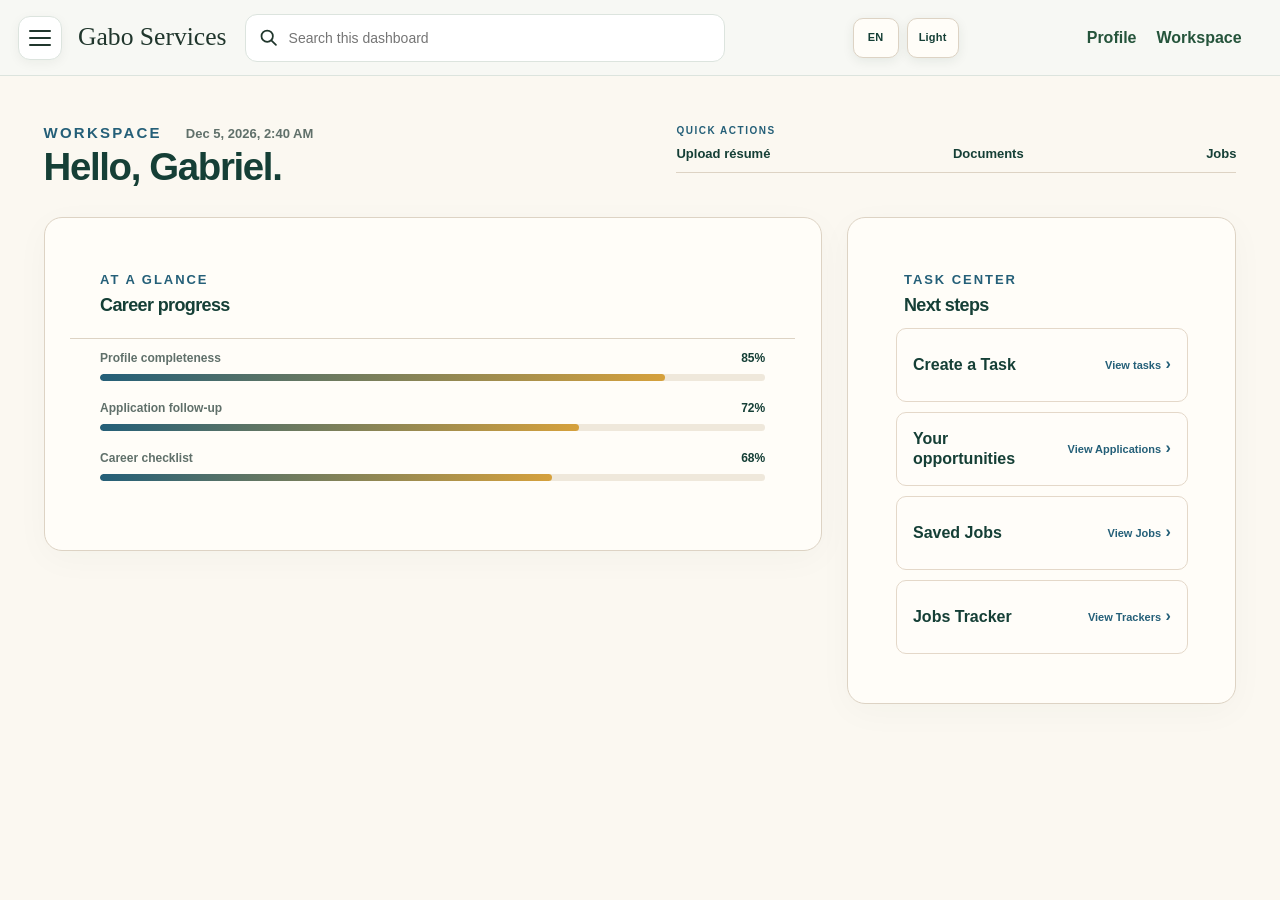
<file: index.html>
<!doctype html><html lang="en"><head><meta charset="utf-8"><meta name="viewport" content="width=device-width,initial-scale=1,viewport-fit=cover"><title>Gabo Services Dashboard</title><link rel="stylesheet" href="styles.css?v=13"><link rel="stylesheet" href="responsive.css?v=6"><link rel="stylesheet" href="screens/adaptive.css?v=1"><link rel="stylesheet" href="help-tooltips.css?v=1">
  <link rel="stylesheet" href="workspace-nav.css?v=3">
  <link rel="stylesheet" href="ui-preferences.css?v=4">
</head><body data-dashboard="consumer"><div id="app"></div><script src="script.js?v=15" defer></script><script src="screens/adaptive.js?v=1" defer></script><script src="help-tooltips.js?v=1" defer></script>
  <script src="workspace-nav.js?v=3" defer></script>
  <script src="ui-preferences.js?v=4" defer></script>
</body></html>
</file>
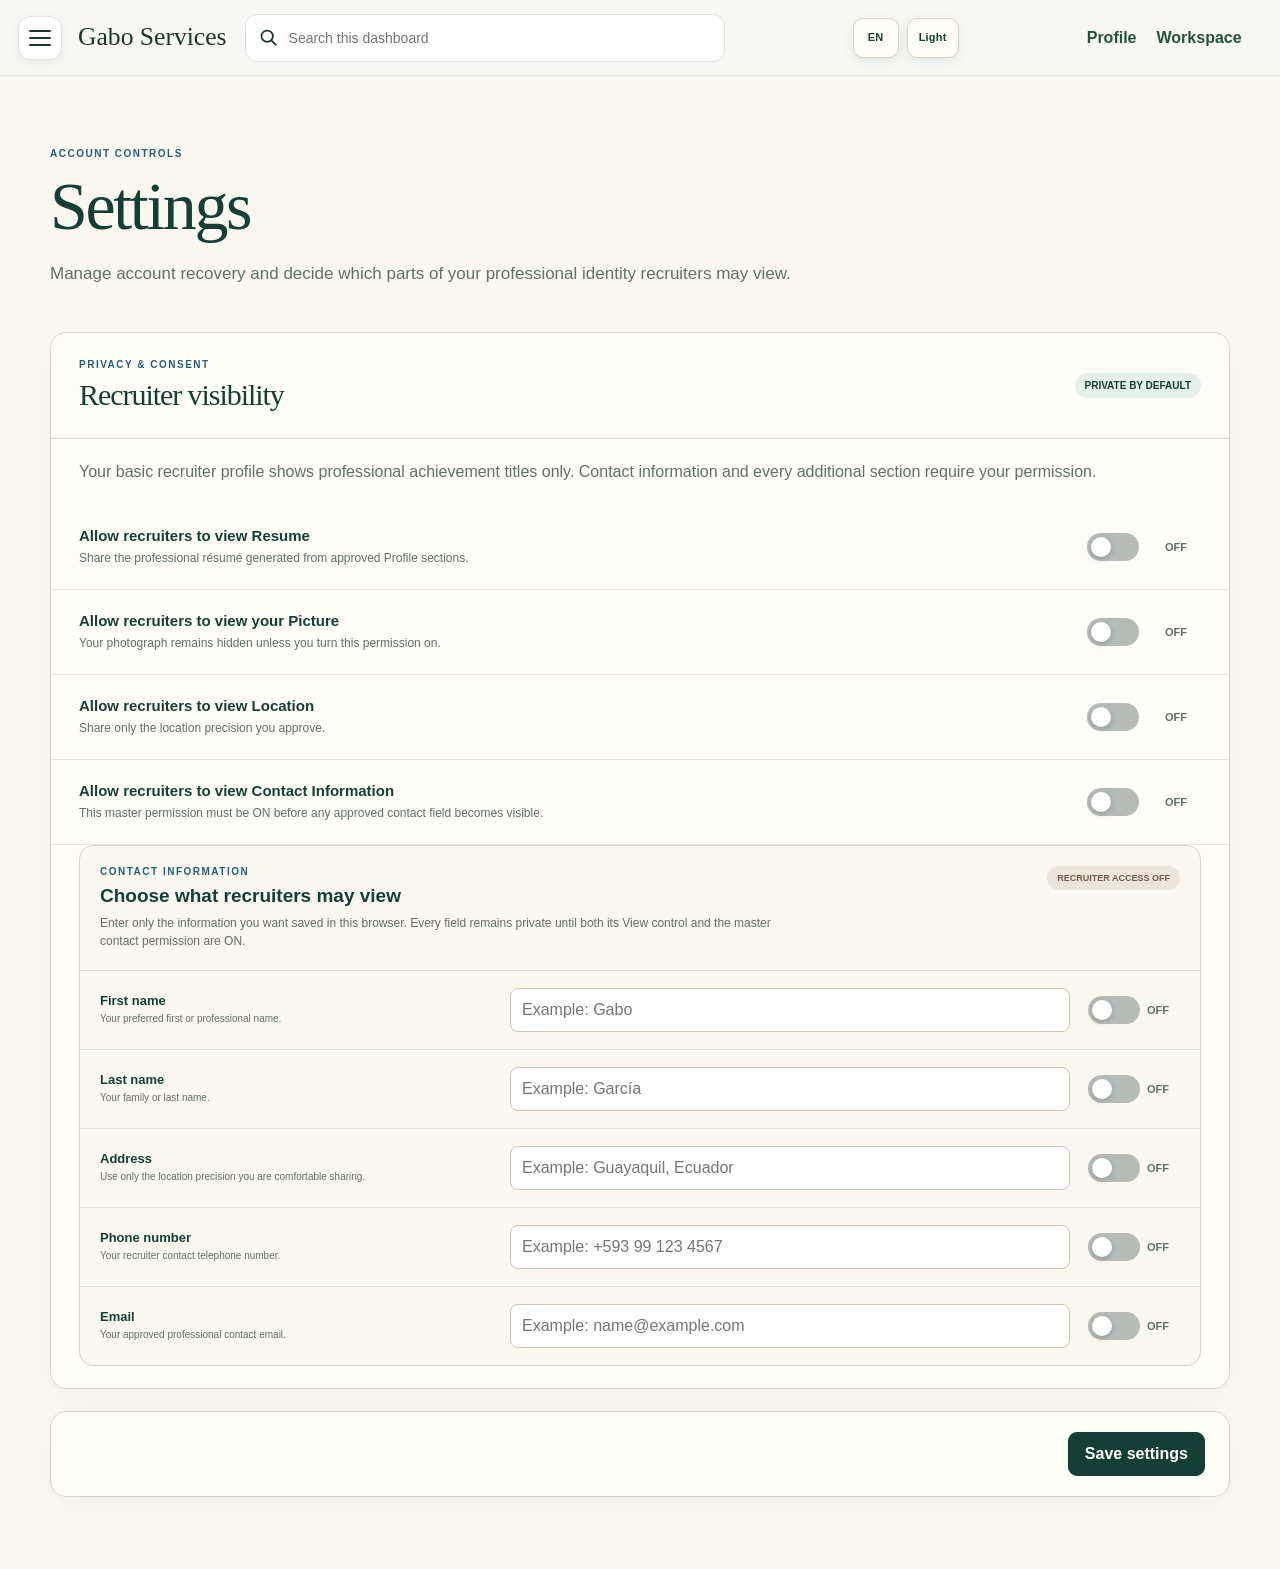
<file: settings/index.html>
<!doctype html>
<html lang="en">
<head>
  <meta charset="utf-8">
  <meta name="viewport" content="width=device-width,initial-scale=1,viewport-fit=cover">
  <title>Gabo Services | Settings</title>
  <link rel="stylesheet" href="styles.css?v=6">
  <link rel="stylesheet" href="../screens/adaptive.css?v=1">
  <link rel="stylesheet" href="../help-tooltips.css?v=1">
  <script src="script.js?v=2" defer></script>
  <link rel="stylesheet" href="../workspace-nav.css?v=3">
  <link rel="stylesheet" href="../ui-preferences.css?v=4">
</head>
<body>
  <main class="settings-page">
    <header class="settings-header">
      <a class="brand" href="../">Gabo Services</a>
      <a class="back-link" href="../">← Workspace</a>
    </header>

    <section class="settings-hero">
      <p class="eyebrow">Account controls</p>
      <h1>Settings</h1>
      <p>Manage account recovery and decide which parts of your professional identity recruiters may view.</p>
    </section>

    <form class="settings-layout" id="settings-form">
      <section class="settings-panel" id="privacy" aria-labelledby="visibility-title">
        <div class="panel-heading">
          <div><p class="eyebrow">Privacy &amp; consent</p><h2 id="visibility-title">Recruiter visibility</h2></div>
          <span class="status-badge private">Private by default</span>
        </div>
        <p class="visibility-intro">Your basic recruiter profile shows professional achievement titles only. Contact information and every additional section require your permission.</p>

        <label class="toggle-row">
          <span><strong>Allow recruiters to view Resume</strong><small>Share the professional résumé generated from approved Profile sections.</small></span>
          <input type="checkbox" name="shareResume"><span class="switch" aria-hidden="true"></span><b class="switch-state">OFF</b>
        </label>
        <label class="toggle-row">
          <span><strong>Allow recruiters to view your Picture</strong><small>Your photograph remains hidden unless you turn this permission on.</small></span>
          <input type="checkbox" name="sharePicture"><span class="switch" aria-hidden="true"></span><b class="switch-state">OFF</b>
        </label>
        <label class="toggle-row">
          <span><strong>Allow recruiters to view Location</strong><small>Share only the location precision you approve.</small></span>
          <input type="checkbox" name="shareLocation"><span class="switch" aria-hidden="true"></span><b class="switch-state">OFF</b>
        </label>
        <label class="toggle-row">
          <span><strong>Allow recruiters to view Contact Information</strong><small>This master permission must be ON before any approved contact field becomes visible.</small></span>
          <input type="checkbox" name="shareContact"><span class="switch" aria-hidden="true"></span><b class="switch-state">OFF</b>
        </label>
        <section class="contact-visibility" aria-labelledby="contact-information-title">
          <div class="contact-heading"><div><p class="eyebrow">Contact information</p><h3 id="contact-information-title">Choose what recruiters may view</h3><p>Enter only the information you want saved in this browser. Every field remains private until both its View control and the master contact permission are ON.</p></div><span class="contact-access-state" id="contact-access-state">Recruiter access OFF</span></div>
          <div class="contact-fields">
            <div class="contact-field-row">
              <label for="contact-first-name"><strong>First name</strong><small>Your preferred first or professional name.</small></label>
              <input id="contact-first-name" name="contactFirstName" type="text" maxlength="80" autocomplete="given-name" placeholder="Example: Gabo">
              <label class="field-toggle"><input type="checkbox" name="showFirstName"><span class="switch" aria-hidden="true"></span><b class="switch-state">OFF</b><span class="sr-only">Allow recruiters to view first name</span></label>
            </div>
            <div class="contact-field-row">
              <label for="contact-last-name"><strong>Last name</strong><small>Your family or last name.</small></label>
              <input id="contact-last-name" name="contactLastName" type="text" maxlength="80" autocomplete="family-name" placeholder="Example: García">
              <label class="field-toggle"><input type="checkbox" name="showLastName"><span class="switch" aria-hidden="true"></span><b class="switch-state">OFF</b><span class="sr-only">Allow recruiters to view last name</span></label>
            </div>
            <div class="contact-field-row">
              <label for="contact-address"><strong>Address</strong><small>Use only the location precision you are comfortable sharing.</small></label>
              <input id="contact-address" name="contactAddress" type="text" maxlength="180" autocomplete="street-address" placeholder="Example: Guayaquil, Ecuador">
              <label class="field-toggle"><input type="checkbox" name="showAddress"><span class="switch" aria-hidden="true"></span><b class="switch-state">OFF</b><span class="sr-only">Allow recruiters to view address</span></label>
            </div>
            <div class="contact-field-row">
              <label for="contact-phone"><strong>Phone number</strong><small>Your recruiter contact telephone number.</small></label>
              <input id="contact-phone" name="contactPhone" type="tel" maxlength="40" autocomplete="tel" placeholder="Example: +593 99 123 4567">
              <label class="field-toggle"><input type="checkbox" name="showPhone"><span class="switch" aria-hidden="true"></span><b class="switch-state">OFF</b><span class="sr-only">Allow recruiters to view phone number</span></label>
            </div>
            <div class="contact-field-row">
              <label for="contact-email"><strong>Email</strong><small>Your approved professional contact email.</small></label>
              <input id="contact-email" name="contactEmail" type="email" maxlength="160" autocomplete="email" placeholder="Example: name@example.com">
              <label class="field-toggle"><input type="checkbox" name="showEmail"><span class="switch" aria-hidden="true"></span><b class="switch-state">OFF</b><span class="sr-only">Allow recruiters to view email</span></label>
            </div>
          </div>
        </section>
      </section>

      <footer class="settings-actions">
        <button class="primary-button" type="submit">Save settings</button>
      </footer>
    </form>
  </main>
  <div class="toast" id="settings-toast" role="status" aria-live="polite" hidden></div>
  <script src="../screens/adaptive.js?v=1" defer></script>
  <script src="../help-tooltips.js?v=1" defer></script>
  <script src="../workspace-nav.js?v=3" defer></script>
  <script src="../ui-preferences.js?v=4" defer></script>
</body>
</html>
</file>
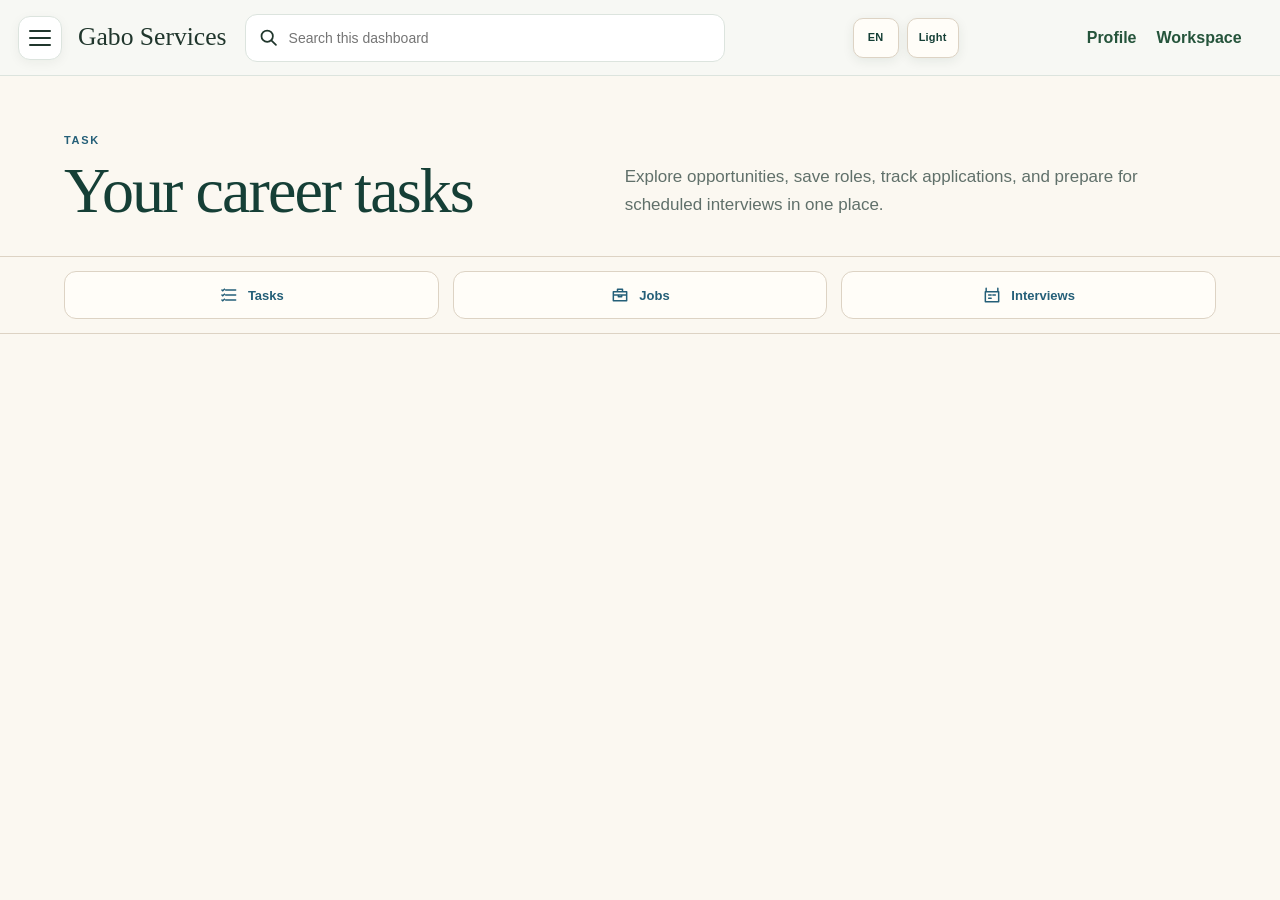
<file: task/index.html>
<!doctype html>
<html lang="en">
<head>
  <meta charset="utf-8">
  <meta name="viewport" content="width=device-width,initial-scale=1,viewport-fit=cover">
  <title>Tasks | Gabo Services</title>
  <link rel="stylesheet" href="styles.css?v=11">
  <link rel="stylesheet" href="task-links.css?v=1">
  <link rel="stylesheet" href="../responsive.css?v=5">
  <link rel="stylesheet" href="../screens/adaptive.css?v=1">
  <link rel="stylesheet" href="../help-tooltips.css?v=1">
  <link rel="stylesheet" href="../workspace-nav.css?v=3">
  <link rel="stylesheet" href="../ui-preferences.css?v=4">
</head>
<body>
  <main class="task-page">
    <header class="task-header"><a class="brand" href="../">Gabo Services</a><a class="back-link" href="../">Back to workspace</a></header>
    <section class="task-hero">
      <p class="eyebrow">Task</p>
      <div class="task-hero-copy">
        <h1>Your career tasks</h1>
        <p>Explore opportunities, save roles, track applications, and prepare for scheduled interviews in one place.</p>
      </div>
    </section>
    <nav class="section-nav" aria-label="Task sections">
      <a class="section-toggle" href="#next-steps" data-section-target="next-steps" aria-controls="next-steps" aria-expanded="false"><svg aria-hidden="true" viewBox="0 0 24 24"><path d="M8 6h12M8 12h12M8 18h12M3.5 6l1 1 2-2M3.5 12l1 1 2-2M3.5 18l1 1 2-2"/></svg><span>Tasks</span></a>
      <a class="section-toggle" href="#jobs" data-section-target="jobs" aria-controls="jobs" aria-expanded="false"><svg aria-hidden="true" viewBox="0 0 24 24"><path d="M4 8h16v11H4zM9 8V5h6v3M4 12h16M10 12v2h4v-2"/></svg><span>Jobs</span></a>
      <a class="section-toggle" href="#interviews" data-section-target="interviews" aria-controls="interviews" aria-expanded="false"><svg aria-hidden="true" viewBox="0 0 24 24"><path d="M5 4v3M19 4v3M4 8h16v12H4zM8 12h3M13 12h3M8 16h3"/></svg><span>Interviews</span></a>
    </nav>

    <div class="task-grid">
      <section class="task-card task-card-wide" id="next-steps" data-task-panel hidden>
        <div class="card-heading"><div><p class="eyebrow">Task center</p><h2>Tasks</h2></div><div class="task-summary"><button id="archived-task-toggle" type="button" hidden></button><span id="next-step-count">0 completed</span><button class="create-task-button" type="button" data-create-task>Create a Task</button></div></div>
        <div class="next-step-list" id="next-step-list"></div>
      </section>
      <section class="task-card task-card-wide" id="jobs" data-task-panel hidden>
        <div class="card-heading"><div><p class="eyebrow">Market availability</p><h2>Jobs</h2></div><span id="job-count">3 available</span></div>
        <div class="job-list" id="job-list"></div>
        <div class="jobs-collection">
          <section class="jobs-subsection" id="saved" aria-labelledby="saved-heading">
            <div class="subsection-heading"><p class="eyebrow">Your shortlist</p><h3 id="saved-heading">Saved Jobs</h3></div>
            <div class="saved-list" id="saved-list"></div>
          </section>
          <section class="jobs-subsection" id="tracker" aria-labelledby="tracker-heading">
            <div class="subsection-heading"><p class="eyebrow">Application stages</p><h3 id="tracker-heading">Jobs Tracker</h3></div>
            <ol class="tracker-list" id="tracker-list"></ol>
          </section>
        </div>
      </section>
      <section class="task-card task-card-wide" id="interviews" data-task-panel hidden>
        <div class="card-heading"><div><p class="eyebrow">Calendar</p><h2>Interviews</h2></div><a href="../#top">Dashboard tasks</a></div>
        <div class="interview-list" id="interview-list"></div>
      </section>
    </div>
    <div class="toast" role="status" aria-live="polite" hidden></div>
  </main>

  <dialog class="job-dialog" id="job-dialog" aria-labelledby="job-dialog-title">
    <article>
      <header class="dialog-header"><div><p class="eyebrow" id="job-company"></p><h2 id="job-dialog-title"></h2><p id="job-meta"></p></div><button class="dialog-close" type="button" aria-label="Close job description">×</button></header>
      <div class="dialog-body">
        <section><h3>Job description</h3><p id="job-description"></p></section>
        <section><h3>Responsibilities</h3><ul id="job-responsibilities"></ul></section>
        <section><h3>Requirements</h3><ul id="job-requirements"></ul></section>

        <section class="application-panel">
          <div><h3>Apply for this job</h3><p>Use the professional document generated from your Profile or attach a résumé PDF.</p></div>
          <div class="apply-actions">
            <button class="primary-action" type="button" data-dialog-action="apply-profile">Apply with Profile PDF</button>
            <label class="upload-action">Upload résumé PDF<input id="resume-input" type="file" accept="application/pdf" hidden></label>
          </div>
          <a class="document-link" href="../documents/">Preview your Profile PDF</a>
          <small id="resume-status"></small>
        </section>

        <div class="dialog-actions">
          <button type="button" data-dialog-action="save">Save Job</button>
          <button type="button" data-dialog-action="track">Track</button>
          <button type="button" data-dialog-action="interview">Set Up Interview</button>
        </div>
        <section class="interview-form" id="interview-form" hidden>
          <h3>Interview date and time</h3>
          <div><label>Date<input id="interview-date" type="date"></label><label>Time<input id="interview-time" type="time"></label></div>
          <button class="primary-action" type="button" data-dialog-action="save-interview">Save Interview</button>
        </section>
      </div>
    </article>
  </dialog>
  <dialog class="create-task-dialog" id="create-task-dialog" aria-labelledby="create-task-title">
    <form id="create-task-form" method="dialog">
      <header><div><p class="eyebrow">Task center</p><h2 id="create-task-title">Create a Task</h2></div><button class="dialog-close" type="button" data-close-create-task aria-label="Close task form">×</button></header>
      <div class="create-task-fields">
        <label>Task name<input name="title" type="text" maxlength="120" placeholder="Example: Prepare for interview" required></label>
        <div><label>Date<input name="date" type="date" required></label><label>Time<input name="time" type="time" required></label></div>
        <div class="create-task-actions"><button type="button" data-close-create-task>Cancel</button><button class="primary-action" type="submit">Save Task</button></div>
      </div>
    </form>
  </dialog>
  <script src="script.js?v=9" defer></script>
  <script src="../screens/adaptive.js?v=1" defer></script>
  <script src="../help-tooltips.js?v=1" defer></script>
  <script src="../workspace-nav.js?v=3" defer></script>
  <script src="../ui-preferences.js?v=4" defer></script>
</body>
</html>
</file>
<file: styles.css>
:root{--cream:#fbf8f1;--paper:#fffdf8;--sand:#efe8db;--green:#153f36;--deep:#0e3029;--blue:#245f78;--gold:#d6a13c;--goldsoft:#f5e8c9;--ink:#24322e;--muted:#60706a;--line:#ddd3c4;--accent:var(--green);--soft:#dce8df}*{box-sizing:border-box}html{scroll-behavior:smooth}body{margin:0;background:var(--cream);color:var(--ink);font-family:Arial,sans-serif}button,input,select{font:inherit}.theme-consumer,.theme-support{--accent:var(--blue);--soft:#dcebf1}.theme-owner{--accent:#a87416;--soft:var(--goldsoft)}
.shell{min-height:100vh;display:grid;grid-template-columns:282px 1fr}.side{position:sticky;top:0;height:100vh;display:flex;flex-direction:column;padding:34px 24px 26px;background:var(--deep);color:white}.brand{padding:0 12px 36px;border-bottom:1px solid #ffffff24;color:white;text-decoration:none;font:34px/1 Georgia,serif;letter-spacing:-1.5px}.side-label{margin:32px 12px 12px;color:#a9c1b9;font-size:12px;font-weight:800;letter-spacing:.16em;text-transform:uppercase}.side nav{display:grid;gap:8px}.nav{display:flex;align-items:center;gap:14px;width:100%;padding:14px 16px;border:0;border-radius:12px;background:transparent;color:#d7e5e0;text-align:left;font-weight:700;cursor:pointer}.nav b{width:28px;color:#f2c96f;font-size:21px}.nav:hover{background:#ffffff0f}.nav.active{background:var(--gold);color:var(--deep);box-shadow:0 10px 30px #0002}.nav.active b{color:var(--deep)}.focus{margin-top:auto;padding:22px;border:1px solid #ffffff24;border-radius:16px;background:#ffffff0b}.focus small{color:#f2c96f;font-weight:800;letter-spacing:.13em;text-transform:uppercase}.focus strong{display:block;margin:10px 0 7px;font:23px Georgia,serif}.focus p{margin:0;color:#bcd0c9;font-size:13px;line-height:1.6}.profile{display:flex;align-items:center;gap:12px;margin-top:20px;padding:18px 10px 0;border-top:1px solid #ffffff20}.profile>span,.avatar{display:grid;place-items:center;width:42px;height:42px;border-radius:50%;background:var(--gold);color:var(--deep);font-size:12px;font-weight:900}.profile b{font-size:13px}.profile small{display:block;margin-top:3px;color:#9db5ad;font-size:11px}
.work{min-width:0}.top{height:88px;display:flex;align-items:center;gap:24px;padding:0 42px;border-bottom:1px solid var(--line);background:#fbf8f1e8}.top>b{display:none;color:var(--green);font:27px Georgia,serif}.search{display:flex;align-items:center;gap:8px;width:min(480px,50vw);padding:0 10px;border:1px solid var(--line);border-radius:12px;background:var(--paper);color:var(--blue)}.search-toggle{display:grid;place-items:center;flex:0 0 38px;width:38px;height:38px;padding:0;border:0;border-radius:9px;background:transparent;color:var(--blue);cursor:pointer}.search-toggle svg{width:22px;height:22px;fill:none;stroke:currentColor;stroke-width:2;stroke-linecap:round}.search-toggle:hover,.search-toggle:focus-visible{background:var(--soft);outline:0}.search-toggle:focus-visible{box-shadow:0 0 0 3px var(--gold)}.search input{min-width:0;width:100%;height:48px;border:0;outline:0;background:transparent;color:var(--ink);font-size:14px}.avatar{margin-left:auto}.content{max-width:1500px;margin:auto;padding:48px 44px 70px}.welcome{display:flex;justify-content:space-between;align-items:flex-end;gap:36px;margin-bottom:36px}.eyebrow{margin:0 0 8px;color:var(--accent);font-size:12px;font-weight:900;letter-spacing:.15em;text-transform:uppercase}h1,h2{font-family:Georgia,serif;font-weight:400;letter-spacing:-.035em}h1{margin:0;color:var(--green);font-size:clamp(42px,4.5vw,66px);line-height:1.05}.welcome>div>p:last-child{max-width:720px;margin:15px 0 0;color:var(--muted);font-size:18px;line-height:1.65}.range{display:flex;align-items:center;gap:12px;padding:8px 12px 8px 16px;border:1px solid var(--line);border-radius:12px;background:var(--paper);color:var(--muted);font-size:13px;font-weight:700}.range select{border:0;outline:0;background:transparent;color:var(--green);font-weight:800}
.metrics{display:grid;grid-template-columns:repeat(4,1fr);gap:18px}.metrics article{position:relative;min-height:184px;overflow:hidden;padding:27px;border:1px solid var(--line);border-radius:17px;background:var(--paper);box-shadow:0 8px 35px #16372f08}.metrics article:after{position:absolute;right:-28px;bottom:-35px;width:95px;height:95px;border-radius:50%;background:var(--soft);content:""}.metrics i{color:var(--gold);font:17px Georgia,serif}.metrics p{margin:28px 0 5px;color:var(--muted);font-size:13px;font-weight:800;letter-spacing:.08em;text-transform:uppercase}.metrics strong{display:block;color:var(--green);font:36px Georgia,serif}.metrics small{color:var(--accent);font-size:12px;font-weight:800}.grid{display:grid;grid-template-columns:minmax(0,1.65fr) minmax(310px,.75fr);align-items:start;gap:22px;margin-top:22px}.main-stack,.right{display:grid;gap:22px}.panel{border:1px solid var(--line);border-radius:18px;background:var(--paper);box-shadow:0 8px 35px #16372f08}.heading{display:flex;align-items:center;justify-content:space-between;padding:28px 30px 22px;border-bottom:1px solid var(--line)}.heading h2{margin:0;color:var(--green);font-size:30px}.heading>span{padding:7px 11px;border-radius:20px;background:var(--soft);color:var(--accent);font-size:12px;font-weight:800}
.right .heading{flex-wrap:wrap;border:0;padding-bottom:12px}.progress{padding:0 30px 24px}.progress>div{margin:12px 0 20px}.progress p{display:flex;justify-content:space-between;margin:0 0 9px;color:var(--muted);font-size:12px;font-weight:700}.progress p b{color:var(--green)}.progress>div>div{height:7px;overflow:hidden;border-radius:10px;background:var(--sand)}.progress i{display:block;height:100%;border-radius:inherit;background:linear-gradient(90deg,var(--accent),var(--gold))}
@media(max-width:1180px){.shell{grid-template-columns:230px 1fr}.side{padding-inline:16px}.brand{font-size:29px}.metrics{grid-template-columns:repeat(2,1fr)}.grid{grid-template-columns:1fr}}@media(max-width:820px){.shell{display:block}.side{position:static;width:100%;height:auto;padding:16px}.side>.brand,.side-label,.focus,.profile{display:none}.side nav{display:flex;overflow:auto}.nav{flex:0 0 auto;width:auto;padding:10px 13px;font-size:13px}.top{height:74px;padding:0 22px}.top>b{display:block}.search{margin-left:auto;width:min(300px,46vw)}.avatar{display:none}.content{padding:38px 22px 55px}.welcome{align-items:flex-start;flex-direction:column}}@media(max-width:560px){.search{width:48px;padding:0 12px}.search input{display:none}h1{font-size:42px}.metrics{grid-template-columns:1fr}.metrics article{min-height:155px}}@media(prefers-reduced-motion:reduce){html{scroll-behavior:auto}*{transition:none!important}}

/* Accessible zoom and responsive reflow standard — 45% through 200% */
html{-webkit-text-size-adjust:100%;text-size-adjust:100%}
body{overflow-x:hidden}
img,svg,canvas,video{max-width:100%;height:auto}
button,a,input,select,textarea{max-width:100%}
.workspace,.content,.panel,.dashboard-grid,.right-stack,.metrics,.welcome,.topbar,.role-tabs,.top-actions,.data-row,.row-main{min-width:0}
@media(max-width:900px){
  .welcome{align-items:flex-start;flex-direction:column}
  .welcome .primary{align-self:stretch;min-height:44px;white-space:normal}
  .topbar{height:auto;min-height:64px;flex-wrap:wrap}
  .role-tabs{width:100%;max-width:100%;overflow-x:auto}
  .top-actions{margin-left:auto;flex-wrap:wrap}
}
@media(max-width:720px){
  .topbar{align-items:stretch}
  .content{padding-inline:clamp(12px,4vw,22px)}
  .primary{font-size:11px;padding:11px 16px}
  .primary::first-letter{font-size:inherit}
  .metrics{grid-template-columns:1fr}
  .metrics article{overflow-wrap:anywhere}
  .panel{padding:clamp(13px,4vw,18px)}
  .panel-title{flex-wrap:wrap}
  .data-row{grid-template-columns:minmax(0,1fr);gap:7px}
  .data-row>strong,.data-row>em,.data-row>.status{display:block;justify-self:start}
  .row-main b{white-space:normal;overflow:visible;text-overflow:clip;overflow-wrap:anywhere}
  .ui-preferences{position:static;margin-left:auto}
  .toast{left:12px;right:12px;bottom:78px;max-width:calc(100% - 24px)}
}
@media(max-width:380px){
  .topbar{padding-inline:10px}
  .role-tabs button{white-space:normal}
  .side-nav button{min-width:58px}
}



/* Consumer workspace profile navigation and skills-first profile */
.nav{text-decoration:none}
.profile-link{display:flex;align-items:center;gap:8px;margin-left:auto;color:var(--green);text-decoration:none;font-size:14px;font-weight:800}
.profile-avatar{display:none;place-items:center;width:42px;height:42px;border:1px solid #b8d99d;border-radius:50%;background:#ddefc7;color:var(--green)}
.profile-avatar svg{width:25px;height:25px;fill:none;stroke:currentColor;stroke-width:1.8;stroke-linecap:round;stroke-linejoin:round}
.profile-link:hover>span:first-child,.profile-link:focus-visible>span:first-child{text-decoration:underline}
.profile-link:focus-visible{outline:3px solid var(--gold);outline-offset:5px;border-radius:24px}
.welcome-meta{display:flex;align-items:center;justify-content:space-between;gap:24px}
.welcome-meta .eyebrow{margin:0}
.welcome-meta time{color:var(--muted);font-size:13px;font-weight:700;white-space:nowrap}
.quick-actions{align-self:flex-start;min-width:min(560px,52%);padding:4px 0 10px;border-bottom:1px solid var(--line)}
.quick-actions>span{display:block;margin-bottom:9px;color:var(--accent);font-size:10px;font-weight:900;letter-spacing:.15em;text-transform:uppercase}
.quick-actions>div{display:flex;align-items:center;justify-content:space-between;gap:14px}
.quick-actions a{color:var(--green);font-size:13px;font-weight:800;line-height:1.35;text-decoration:none;white-space:nowrap}
.quick-actions a:hover{text-decoration:underline;text-decoration-color:var(--gold);text-decoration-thickness:2px;text-underline-offset:5px}
.quick-actions a:focus-visible{border-radius:3px;outline:3px solid var(--gold);outline-offset:4px}
.profile-page{min-height:100vh;padding-bottom:72px}
.profile-header{display:flex;align-items:center;justify-content:space-between;min-height:88px;padding:0 clamp(22px,5vw,72px);border-bottom:1px solid var(--line)}
.brand-dark{color:var(--green);text-decoration:none;font:30px Georgia,serif}
.back-link{color:var(--blue);font-weight:800;text-decoration:none}
.profile-hero{display:flex;align-items:end;justify-content:space-between;gap:32px;max-width:1320px;margin:auto;padding:64px clamp(22px,5vw,72px) 34px}
.profile-hero>div{max-width:820px}
.profile-hero p:last-child{color:var(--muted);font-size:18px;line-height:1.65}
.privacy-badge{padding:10px 14px;border-radius:999px;background:var(--goldsoft);color:#76510f;font-weight:800;white-space:nowrap}
.profile-grid{display:grid;grid-template-columns:repeat(3,minmax(0,1fr));gap:20px;max-width:1320px;margin:auto;padding:0 clamp(22px,5vw,72px)}
.profile-card{padding:28px}
.profile-card h2{margin:0 0 14px;color:var(--green);font-size:28px}
.profile-card>p:last-child{margin:0;color:var(--muted);line-height:1.65}
@media(max-width:980px){.quick-actions{width:100%;min-width:0}.quick-actions>div{display:grid;grid-template-columns:repeat(3,minmax(0,1fr));gap:clamp(8px,2.5vw,16px)}.quick-actions a{min-width:0;text-align:center;white-space:nowrap}}
@media(max-width:820px){.profile-link{display:flex}.profile-grid{grid-template-columns:1fr 1fr}.profile-hero{align-items:flex-start;flex-direction:column}}
@media(max-width:1023px){.top{position:relative;gap:10px}.search{position:relative;margin-left:auto;width:46px;padding:3px;transition:width .2s ease}.search input{display:block;width:0;height:40px;padding:0;opacity:0;pointer-events:none}.search.search-open{width:min(360px,calc(100vw - 190px));padding-inline:4px 10px}.search.search-open input{width:100%;padding-left:3px;opacity:1;pointer-events:auto}.profile-link{margin-left:0}.profile-text{display:none}.profile-avatar{display:grid}}
@media(max-width:599px){.top{gap:7px;padding-inline:10px}.top>b{font-size:21px}.search.search-open{position:absolute;z-index:4;right:59px;left:57px;width:auto;max-width:none;box-shadow:0 8px 24px #0e302929}}
@media(max-width:560px){.welcome-meta{align-items:flex-start;flex-direction:column;gap:8px}.quick-actions>div{gap:8px}.quick-actions a{font-size:clamp(10px,3.2vw,12px)}.profile-grid{grid-template-columns:1fr}.profile-header{min-height:74px}.brand-dark{font-size:24px}}

.task-center-links{display:grid;gap:10px;padding:0 22px 24px}.task-center-links>a{display:flex;align-items:center;justify-content:space-between;gap:18px;min-height:74px;padding:16px;border:1px solid #e4d8c9;border-radius:10px;background:#fffdf9;color:var(--green);text-decoration:none;transition:border-color .18s ease,background .18s ease,transform .18s ease}.task-center-links>a:hover,.task-center-links>a:focus-visible{border-color:var(--gold);background:var(--soft);outline:0;transform:translateY(-1px)}.task-center-links span,.task-center-links strong,.task-center-links small{display:block}.task-center-links strong{font-size:16px;line-height:1.25}.task-center-links small{margin-bottom:5px;color:var(--blue);font-size:10px;font-weight:900;letter-spacing:.13em;text-transform:uppercase}.task-center-links b{flex:0 0 auto;color:var(--blue);font-size:11px;text-align:right}.task-center-links b::after{content:" ›";font-size:16px;line-height:0}@media(max-width:420px){.task-center-links>a{align-items:flex-start;flex-direction:column;gap:9px}.task-center-links b{text-align:left}}
</file>
<file: responsive.css>
/*
 * Gabriel Services adaptive presentation layer
 * Desktop/laptop: wide, evenly distributed workspace with large Google-style typography.
 * Tablet/mobile: progressive reflow without removing content or actions.
 */
:root{
  --gs-font:Arial,Roboto,"Helvetica Neue",system-ui,-apple-system,"Segoe UI",sans-serif;
  --gs-content-gutter:clamp(18px,3.4vw,64px);
  --gs-section-gap:clamp(16px,2vw,28px);
  --gs-card-padding:clamp(18px,2vw,28px);
}
html{font-family:var(--gs-font);-webkit-text-size-adjust:100%;text-size-adjust:100%}
body{min-width:0;overflow-x:hidden;font-family:var(--gs-font)}
button,input,select,textarea{font-family:inherit}
img,svg,canvas,video{max-width:100%;height:auto}
.app,.shell,.workspace,.work,.content,.dashboard-grid,.grid,.right-stack,.right,.metrics,.panel,.welcome,.topbar,.top,.data-row,.profile-page,.profile-hero,.profile-metrics,.profile-grid{min-width:0}

/* PC and wide laptop */
@media (min-width:1280px){
  .app{grid-template-columns:280px minmax(0,1fr)}
  .shell{grid-template-columns:300px minmax(0,1fr)}
  .content{width:100%;max-width:none;padding:clamp(34px,3.5vw,64px) var(--gs-content-gutter) 72px}
  .topbar,.top{padding-inline:var(--gs-content-gutter)}
  .welcome{gap:clamp(28px,4vw,72px);margin-bottom:30px}
  .welcome h1{font-family:var(--gs-font);font-size:clamp(38px,3vw,54px);font-weight:600;letter-spacing:-.035em;line-height:1.08}
  .welcome p,.welcome>div>p:last-child{max-width:880px;font-size:clamp(15px,1.1vw,18px);line-height:1.65}
  .eyebrow{font-size:11px}
  .metrics{grid-template-columns:repeat(4,minmax(0,1fr));gap:var(--gs-section-gap);margin-bottom:var(--gs-section-gap)}
  .metrics article{height:100%;min-height:150px;padding:var(--gs-card-padding);align-items:flex-start}
  .metrics span,.metrics p{font-size:12px}
  .metrics strong{font-family:var(--gs-font);font-size:clamp(27px,2vw,36px);font-weight:600}
  .metrics small{font-size:11px}
  .dashboard-grid{grid-template-columns:minmax(0,2fr) minmax(340px,1fr);gap:var(--gs-section-gap)}
  .grid{grid-template-columns:minmax(0,2fr) minmax(340px,1fr);gap:var(--gs-section-gap);margin-top:var(--gs-section-gap)}
  .right-stack,.right{gap:var(--gs-section-gap)}
  .panel{height:100%;padding:var(--gs-card-padding)}
  .panel-title h2,.heading h2{font-family:var(--gs-font);font-size:clamp(18px,1.4vw,24px);font-weight:600}
  .panel-title p,.heading p{font-size:13px}
  .data-row{min-height:82px;padding:17px 14px}
  .row-main b{font-size:14px}
  .row-main small{font-size:12px}
  .task b,.tasks label{font-size:13px}
  .task small{font-size:11px}
  .profile-hero,.profile-metrics,.profile-grid{width:min(1600px,calc(100% - (2 * var(--gs-content-gutter))))}
  .profile-hero{padding:58px 0 44px}
  .profile-hero>div:first-child{max-width:900px}
  .profile-hero h1{font-family:var(--gs-font);font-size:clamp(48px,4vw,68px);font-weight:600}
  .profile-hero>div:first-child>p:last-child{font-size:17px}
  .profile-grid{grid-template-columns:repeat(3,minmax(0,1fr));gap:var(--gs-section-gap)}
  .profile-metrics{gap:var(--gs-section-gap);margin-bottom:var(--gs-section-gap)}
  .profile-card{min-height:220px;padding:var(--gs-card-padding)}
  .profile-card>strong{font-family:var(--gs-font);font-size:26px;font-weight:600}
  .profile-card>span:not(.eyebrow){font-size:14px;line-height:1.65}
  .entry-count{font-size:12px}
}

/* Standard laptop */
@media (min-width:1024px) and (max-width:1279px){
  .content{width:100%;max-width:none;padding:32px clamp(26px,3vw,42px) 58px}
  .welcome h1{font-family:var(--gs-font);font-size:38px;font-weight:600}
  .welcome p,.welcome>div>p:last-child{font-size:15px}
  .metrics{grid-template-columns:repeat(4,minmax(0,1fr));gap:16px}
  .metrics article{height:100%;padding:20px}
  .dashboard-grid,.grid{grid-template-columns:minmax(0,1.7fr) minmax(290px,.8fr);gap:18px}
  .panel{height:100%}
  .profile-hero,.profile-metrics,.profile-grid{width:min(1120px,calc(100% - 56px))}
  .profile-grid{grid-template-columns:repeat(3,minmax(0,1fr));gap:18px}
  .profile-card{min-height:190px;padding:24px}
  .profile-card>strong{font-family:var(--gs-font);font-size:23px;font-weight:600}
  .profile-card>span:not(.eyebrow){font-size:13px}
}

/* Tablet */
@media (min-width:600px) and (max-width:1023px){
  .content{width:100%;max-width:none;padding:30px clamp(20px,4vw,34px) 56px}
  .welcome{align-items:flex-start;flex-direction:column;gap:20px}
  .welcome h1{font-family:var(--gs-font);font-size:clamp(34px,5vw,44px);font-weight:600}
  .welcome p,.welcome>div>p:last-child{font-size:15px}
  .metrics{grid-template-columns:repeat(2,minmax(0,1fr));gap:16px}
  .metrics article{height:100%;min-height:145px;padding:21px}
  .dashboard-grid,.grid,.right-stack,.right{grid-template-columns:1fr}
  .panel{height:auto}
  .data-row{grid-template-columns:minmax(0,1fr) 86px 88px 14px}
  .profile-header{padding-inline:28px}
  .profile-hero,.profile-metrics,.profile-grid{width:calc(100% - 56px)}
  .profile-hero{align-items:flex-start;flex-direction:column}
  .profile-hero h1{font-family:var(--gs-font);font-size:clamp(40px,7vw,54px);font-weight:600}
  .profile-hero>div:first-child>p:last-child{font-size:15px}
  .profile-grid{grid-template-columns:repeat(2,minmax(0,1fr));gap:18px}
  .profile-card{min-height:190px;padding:23px}
  .profile-card>strong{font-family:var(--gs-font);font-size:23px;font-weight:600}
  .profile-card>span:not(.eyebrow){font-size:13px}
}

/* Mobile */
@media (max-width:599px){
  .content{width:100%;max-width:none;padding:22px 16px 92px}
  .topbar,.top{padding-inline:12px}
  .welcome{align-items:stretch;flex-direction:column;gap:18px}
  .welcome h1{font-family:var(--gs-font);font-size:clamp(31px,10vw,42px);font-weight:600;overflow-wrap:anywhere}
  .welcome p,.welcome>div>p:last-child{font-size:15px;line-height:1.6}
  .welcome .primary,.primary{width:100%;min-height:48px;white-space:normal;font-size:14px}
  .metrics{grid-template-columns:1fr;gap:14px}
  .metrics article{height:auto;min-height:132px;padding:20px}
  .metrics span,.metrics p{font-size:12px}
  .metrics strong{font-family:var(--gs-font);font-size:30px;font-weight:600}
  .metrics small{font-size:11px}
  .dashboard-grid,.grid,.right-stack,.right{grid-template-columns:1fr;gap:15px}
  .panel{height:auto;padding:18px}
  .panel-title,.heading{align-items:flex-start;flex-wrap:wrap}
  .panel-title h2,.heading h2{font-family:var(--gs-font);font-size:20px;font-weight:600}
  .data-row{grid-template-columns:minmax(0,1fr);gap:8px;min-height:0;padding:16px 10px}
  .data-row>strong,.data-row>em,.data-row>.status{display:block;justify-self:start;text-align:left}
  .row-main b{white-space:normal;overflow:visible;text-overflow:clip;overflow-wrap:anywhere;font-size:14px}
  .row-main small{font-size:12px}
  .role-tabs{width:100%;max-width:100%;overflow-x:auto}
  .ui-preferences{position:static;margin-left:auto}
  .profile-header{padding-inline:18px}
  .profile-hero,.profile-metrics,.profile-grid{width:calc(100% - 32px)}
  .profile-hero{padding:34px 0 26px}
  .profile-hero h1{font-family:var(--gs-font);font-size:clamp(36px,11vw,48px);font-weight:600}
  .profile-hero>div:first-child>p:last-child{font-size:15px}
  .profile-grid{grid-template-columns:1fr;gap:15px}
  .profile-card{min-height:175px;padding:22px}
  .profile-card>strong{font-family:var(--gs-font);font-size:23px;font-weight:600}
  .profile-card>span:not(.eyebrow){font-size:13px;line-height:1.6}
}
@media (prefers-reduced-motion:reduce){*{scroll-behavior:auto!important;transition-duration:.01ms!important;animation-duration:.01ms!important;animation-iteration-count:1!important}}

/* PR #8 retained wide-screen refinements, reconciled after PR #9. */
@media (min-width:1440px){
  .shell{grid-template-columns:clamp(300px,18vw,340px) minmax(0,1fr)}
  .side{padding-inline:clamp(26px,2vw,40px)}
  .brand{font-size:clamp(34px,2.3vw,42px)}
  .work .content{max-width:1760px;margin-inline:auto;padding:clamp(42px,3.6vw,68px) clamp(32px,3.4vw,68px) clamp(68px,5vw,96px)}
  .welcome{width:100%;margin-bottom:clamp(32px,2.5vw,46px)}
  .welcome>div{width:100%;max-width:none}
  .welcome>div>p:last-child{max-width:1100px;font-size:clamp(18px,.5vw + 13px,22px)}
  .welcome h1{font-size:clamp(54px,4.4vw,78px)}
  .welcome-meta{width:100%}
  .welcome-meta time{font-size:clamp(14px,.25vw + 11px,16px)}
  .metrics{gap:clamp(18px,1.5vw,28px)}
  .metrics article{min-height:clamp(180px,12vw,220px);padding:clamp(26px,2vw,36px)}
  .metrics p{font-size:clamp(13px,.24vw + 11px,16px)}
  .metrics strong{font-size:clamp(36px,3vw,50px)}
  .metrics small{font-size:clamp(12px,.2vw + 10px,15px)}
  .heading{padding:clamp(26px,2vw,36px)}
  .heading h2{font-size:clamp(30px,2vw,40px)}
  .quick-actions{grid-template-columns:repeat(4,minmax(150px,1fr));gap:12px}
  .quick-actions a{display:grid;place-items:center;font-size:clamp(14px,.25vw + 11px,16px)}
  .profile-page .profile-hero,.profile-page .profile-metrics,.profile-page .profile-grid{width:min(1500px,calc(100% - (2 * var(--gs-content-gutter))))}
  .profile-page .profile-hero>div:first-child{max-width:960px}
  .profile-page .profile-card{min-height:clamp(220px,15vw,260px);padding:clamp(28px,2.2vw,40px)}
  .profile-page .profile-card>strong{font-size:clamp(27px,1.7vw,36px)}
  .profile-page .profile-card>span:not(.eyebrow){font-size:clamp(14px,.28vw + 12px,17px)}
}


/* Collapsible Consumer navigation — closed by default */
.shell{
  --sidebar-width:clamp(282px,20vw,340px);
  --sidebar-column:0px;
  grid-template-columns:var(--sidebar-column) minmax(0,1fr);
  transition:grid-template-columns .28s ease;
}
.shell.sidebar-open{--sidebar-column:var(--sidebar-width)}
.side{
  width:var(--sidebar-width);
  min-width:var(--sidebar-width);
  overflow-x:hidden;
  transform:translateX(-100%);
  visibility:hidden;
  transition:transform .28s ease,visibility 0s linear .28s;
}
.sidebar-open .side{
  transform:translateX(0);
  visibility:visible;
  transition:transform .28s ease,visibility 0s;
}
.sidebar-toggle{
  position:relative;
  z-index:1002;
  flex:0 0 auto;
  display:grid;
  place-items:center;
  width:42px;
  height:42px;
  padding:0;
  border:1px solid #b8d99d;
  border-radius:12px;
  background:#ddefc7;
  color:var(--green);
  box-shadow:0 8px 24px #0e30291f;
  cursor:pointer;
  transition:background-color .2s ease,color .2s ease,transform .2s ease;
}
.sidebar-open .sidebar-toggle{left:auto;border-color:var(--green);background:var(--green);color:#e8f5d7}
.sidebar-toggle:hover{background:#cfe8b7;transform:translateY(-1px)}
.sidebar-open .sidebar-toggle:hover{background:var(--deep)}
.sidebar-toggle:focus-visible{outline:3px solid var(--gold);outline-offset:3px}
.sidebar-glyph{
  position:relative;
  display:block;
  width:18px;
  height:14px;
  border:1.8px solid currentColor;
  border-radius:3px;
}
.sidebar-glyph::after{
  position:absolute;
  top:-1.8px;
  bottom:-1.8px;
  left:5px;
  width:1.8px;
  border-radius:2px;
  background:currentColor;
  content:"";
}
.sidebar-backdrop{display:none}
@media(max-width:820px){
  .shell{--sidebar-width:min(86vw,320px);display:block}
  .side{
    position:fixed;
    z-index:1001;
    inset:0 auto 0 0;
    height:100dvh;
    padding:24px 18px;
    overflow-y:auto;
  }
  .side>.brand{display:block;padding:0 12px 26px}
  .side-label{display:block;margin-top:24px}
  .side nav{display:grid;overflow:visible}
  .nav{width:100%;padding:14px 16px;font-size:14px}
  .focus{display:block}
  .sidebar-toggle{left:auto}
  .sidebar-open .sidebar-toggle{left:auto}
  .sidebar-backdrop{
    position:fixed;
    z-index:1000;
    inset:0;
    display:block;
    background:#0e302966;
    backdrop-filter:blur(2px);
  }
  .sidebar-backdrop[hidden]{display:none}
}
@media(max-width:599px){
  .sidebar-toggle{width:40px;height:40px}
}
@media(prefers-reduced-motion:reduce){
  .shell,.side,.sidebar-toggle{transition:none}
}


/* Compact navigation and Jobs accordion */
.primary-nav{
  display:flex;
  flex:1 1 auto;
  flex-direction:column;
  gap:8px;
  margin-top:28px;
  overflow-y:auto;
  scrollbar-width:thin;
  scrollbar-color:#ffffff38 transparent;
}
.primary-nav .nav{min-height:48px;text-decoration:none}
.nav-mark{
  flex:0 0 auto;
  width:8px;
  height:8px;
  margin-inline:8px 6px;
  border-radius:50%;
  background:#f2c96f;
}
.jobs-accordion{border-radius:12px}
.jobs-accordion summary{list-style:none}
.jobs-accordion summary::-webkit-details-marker{display:none}
.jobs-accordion summary>span:nth-child(2){flex:1}
.accordion-chevron{
  width:9px;
  height:9px;
  margin-left:auto;
  border-right:2px solid currentColor;
  border-bottom:2px solid currentColor;
  transform:rotate(45deg);
  transition:transform .2s ease;
}
.jobs-accordion[open] summary{background:#ffffff0f}
.jobs-accordion[open] .accordion-chevron{transform:rotate(225deg)}
.jobs-submenu{
  display:grid;
  gap:3px;
  margin:5px 0 8px 38px;
  padding-left:14px;
  border-left:1px solid #ffffff30;
}
.jobs-submenu a{
  padding:9px 10px;
  border-radius:8px;
  color:#bdd1ca;
  font-size:13px;
  font-weight:700;
  line-height:1.25;
  text-decoration:none;
}
.jobs-submenu a:hover,.jobs-submenu a:focus-visible{
  background:#ffffff10;
  color:white;
}
.jobs-submenu a:focus-visible,.primary-nav .nav:focus-visible{
  outline:2px solid #f2c96f;
  outline-offset:2px;
}
.nav-group{
  display:grid;
  gap:8px;
  margin-top:14px;
  padding-top:14px;
  border-top:1px solid #ffffff1f;
}
.side-bottom{
  flex:0 0 auto;
  margin-top:20px;
  padding:18px 4px 0;
  border-top:1px solid #ffffff2b;
}
.side-bottom .gabo-session-controls,.side-bottom .gabo-logout{width:100%}
.side-bottom .gabo-session-user{display:none}
.side-bottom .gabo-logout,.logout-link{
  display:grid;
  place-items:center;
  width:100%;
  min-height:46px;
  border:1px solid #ffffff52;
  border-radius:10px;
  background:transparent;
  border-color:#ffffff52;
  color:white;
  font-weight:800;
  letter-spacing:.08em;
  text-decoration:none;
  text-transform:uppercase;
}
.logout-link:hover,.logout-link:focus-visible{background:#ffffff12;outline:2px solid #f2c96f;outline-offset:2px}
@media(max-width:820px){
  .primary-nav{display:flex!important;overflow-y:auto!important}
  .primary-nav .nav{width:100%;font-size:14px}
  .side-bottom{display:block}
}


/* Mobile control stacking: drawer covers its launcher; expanded search covers the launcher. */
@media(max-width:820px){
  .side{z-index:3000}
  .sidebar-backdrop{z-index:2900}
  .sidebar-toggle{z-index:2000}
  .search.search-open{z-index:3100}
}
</file>
<file: screens/adaptive.css>
/*
 * Gabo Services Adaptive Screen Standard v1
 * Shared by public pages and role workspaces. Page-specific CSS remains authoritative.
 */
:root{
  --gs-viewport-width:100vw;
  --gs-available-height:100vh;
  --gs-safe-top:env(safe-area-inset-top,0px);
  --gs-safe-right:env(safe-area-inset-right,0px);
  --gs-safe-bottom:env(safe-area-inset-bottom,0px);
  --gs-safe-left:env(safe-area-inset-left,0px);
  --gs-adaptive-gutter:clamp(16px,3.5vw,64px);
  --gs-adaptive-gap:clamp(14px,2vw,28px);
  --gs-readable-line:72ch;
}

html{
  min-width:0;
  overflow-wrap:break-word;
  -webkit-text-size-adjust:100%;
  text-size-adjust:100%;
}

body{
  width:100%;
  min-width:0;
  overflow-x:hidden;
}

@supports (overflow:clip){body{overflow-x:clip}}

*,*::before,*::after{min-width:0}
img,picture,video,canvas,svg,iframe{max-width:100%;height:auto}
input,select,textarea,button{max-width:100%;font:inherit}
pre,code{white-space:pre-wrap;overflow-wrap:anywhere}
table{max-width:100%;border-collapse:collapse}

.app,.shell,.workspace,.work,.content,.main,.page,.page-shell,
.dashboard-grid,.grid,.metrics,.panel,.card,.section,.section-inner,
.hero,.hero-copy,.hero-visual,.task-grid,.profile-grid,.profile-metrics,
.stage-grid,.workspace-grid,.audience-grid,.plans-grid,.principles,
.auth-shell,.auth-side,.global-side,.auth-card{min-width:0}

[data-scroll-region],.table-wrap,.table-responsive{max-width:100%;overflow-x:auto;-webkit-overflow-scrolling:touch}

/* Wide PCs and large laptop screens */
@media (min-width:1440px){
  :root{--gs-adaptive-gutter:clamp(40px,4vw,80px);--gs-adaptive-gap:clamp(20px,2vw,32px)}
  .content,.section,.task-grid{width:100%;max-width:1920px;margin-inline:auto}
}

/* Standard PCs and laptops */
@media (min-width:1024px) and (max-width:1439px){
  :root{--gs-adaptive-gutter:clamp(24px,3vw,48px)}
}

/* Tablets and 200% desktop zoom */
@media (min-width:600px) and (max-width:1023px){
  :root{--gs-adaptive-gutter:clamp(20px,4vw,36px)}
  .stage-grid,.workspace-grid,.audience-grid,.plans-grid{grid-template-columns:repeat(2,minmax(0,1fr))}
  .hero,.welcome,.profile-hero{align-items:flex-start}
  .site-header,.topbar,.top,.profile-header{padding-inline:var(--gs-adaptive-gutter)}
}

/* Mobile phones, narrow tablets, and high desktop zoom */
@media (max-width:599px){
  :root{--gs-adaptive-gutter:clamp(14px,4.5vw,22px);--gs-adaptive-gap:14px}
  .dashboard-grid,.grid,.metrics,.profile-grid,.profile-metrics,.stage-grid,
  .workspace-grid,.audience-grid,.plans-grid,.principles,.hero,.auth-shell{grid-template-columns:minmax(0,1fr)}
  .site-header,.topbar,.top,.profile-header,.task-header{padding-inline:var(--gs-adaptive-gutter)}
  .hero-actions,.actions,.dialog-actions,.apply-actions{align-items:stretch}
  .hero-actions>.button,.actions>button,.actions>a{width:100%}
  h1,h2,h3,p,a,button,label,span,strong,small{overflow-wrap:anywhere}
  dialog{max-width:calc(100vw - 24px);max-height:calc(var(--gs-available-height) - 24px);margin:auto}
}

/* Touch screens: reliable targets without changing pointer layouts. */
@media (pointer:coarse){
  button,[role="button"],input[type="button"],input[type="submit"],summary{min-height:44px}
  a.nav,a.button,.section-nav a,.mobile-menu nav a{min-height:44px}
}

/* Landscape phones need vertical economy more than smaller typography. */
@media (max-height:500px) and (orientation:landscape){
  :root{--gs-adaptive-gap:12px}
  .hero,.section,.content{min-height:0;padding-block:24px}
}

@media (prefers-reduced-motion:reduce){
  html{scroll-behavior:auto}
  *,*::before,*::after{scroll-behavior:auto!important;animation-duration:.01ms!important;animation-iteration-count:1!important;transition-duration:.01ms!important}
}

@media (forced-colors:active){
  button,a,input,select,textarea,summary{forced-color-adjust:auto}
}
</file>
<file: help-tooltips.css>
.help-tooltip{position:fixed;z-index:10000;max-width:calc(100vw - 2rem);padding:.42rem .62rem;border:1px solid rgba(255,255,255,.2);border-radius:.5rem;background:#66713f;color:#fff;box-shadow:0 .5rem 1.25rem rgba(55,62,31,.22);font:600 .72rem/1.25 system-ui,-apple-system,BlinkMacSystemFont,"Segoe UI",sans-serif;letter-spacing:.005em;white-space:nowrap;pointer-events:none;opacity:0;transform:translateY(3px);transition:opacity 120ms ease,transform 120ms ease}
.help-tooltip::after{content:"";position:absolute;left:var(--pointer-left,50%);width:0;height:0;transform:translateX(-50%);border-left:6px solid transparent;border-right:6px solid transparent}
.help-tooltip[data-placement="below"]::after{top:-6px;border-bottom:6px solid #66713f}
.help-tooltip[data-placement="above"]::after{bottom:-6px;border-top:6px solid #66713f}
.help-tooltip[data-visible="true"]{opacity:1;transform:translateY(0)}
@media (prefers-reduced-motion:reduce){.help-tooltip{transition:none}}
@media (hover:none){.help-tooltip{display:none}}
@media (max-width:40rem){.help-tooltip{max-width:calc(100vw - 1.25rem);white-space:normal}}
</file>
<file: workspace-nav.css>
.wn-enabled{--wn-width:296px;--wn-ink:#20362c;--wn-muted:#617268;--wn-line:#dce4de;--wn-paper:#fff;--wn-canvas:#f7f8f4;--wn-accent:#25543b;--wn-selected:#e6eedb;--wn-gold:#b59b5b}
html[data-theme="dark"] .wn-enabled{--wn-ink:#eef5ed;--wn-muted:#b8c9be;--wn-line:#3b5144;--wn-paper:#192b22;--wn-canvas:#132219;--wn-accent:#c3e1b9;--wn-selected:#304d38;--wn-gold:#d8bf7b}
.wn-enabled .wn-retired-sidebar,.wn-enabled .wn-retired-toggle,.wn-enabled .sidebar-backdrop,.wn-enabled #menuBackdrop{display:none!important}
.wn-enabled .wn-original-root{display:block!important;grid-template-columns:minmax(0,1fr)!important;transition:margin-left .24s ease;min-width:0}
.wn-enabled .wn-original-root>.workspace,.wn-enabled .wn-original-root>.work{width:100%;min-width:0}
.wn-enabled .gs-main-nav{box-sizing:border-box;display:flex;align-items:center;gap:18px;width:100%;min-height:76px;padding:10px clamp(18px,3vw,44px) 10px 78px;border-bottom:1px solid var(--wn-line);background:var(--wn-canvas);color:var(--wn-ink)}
.wn-enabled .gs-nav-brand{flex:none;color:var(--wn-ink);font:clamp(22px,2vw,28px)/1.1 Georgia,serif;text-decoration:none;white-space:nowrap}
.wn-enabled .gs-nav-search,.wn-enabled .gs-main-nav>.search{box-sizing:border-box;display:flex;align-items:center;gap:8px;width:min(480px,38vw);height:48px;min-width:180px;margin:0;padding:0 12px;border:1px solid var(--wn-line);border-radius:12px;background:var(--wn-paper);color:var(--wn-ink)}
.wn-enabled .gs-nav-search svg{width:21px;height:21px;flex:none;fill:none;stroke:currentColor;stroke-width:2;stroke-linecap:round}
.wn-enabled .gs-nav-search input{width:100%;height:46px;border:0;outline:0;background:transparent;color:inherit;font:14px Arial,sans-serif}
.wn-enabled .gs-nav-links{display:flex;align-items:center;gap:20px;margin-left:auto;order:3;white-space:nowrap}
.wn-enabled .gs-nav-links a{color:var(--wn-accent);font:800 16px/1.2 Arial,sans-serif;text-decoration:none}
.wn-enabled .gs-nav-links a:hover{text-decoration:underline;text-underline-offset:4px}
.wn-enabled .gs-main-nav>.ui-preferences{order:2;margin-left:auto}
.wn-enabled .gs-main-nav>.ui-preferences+.gs-nav-links{margin-left:0}
.wn-enabled .wn-hamburger{position:fixed;z-index:4100;top:16px;left:18px;width:44px;height:44px;display:flex;flex-direction:column;align-items:center;justify-content:center;gap:5px;padding:10px;border:1px solid var(--wn-line);border-radius:12px;background:var(--wn-paper);color:var(--wn-ink);box-shadow:0 3px 12px #1224190d;cursor:pointer}
.wn-hamburger span{display:block;width:22px;height:2px;background:currentColor;border-radius:1px}
.wn-enabled.wn-menu-open .wn-hamburger{visibility:hidden}
.wn-enabled .wn-drawer{box-sizing:border-box;position:fixed;z-index:4300;inset:0 auto 0 0;width:var(--wn-width);max-width:calc(100vw - 24px);height:100dvh;display:flex;flex-direction:column;gap:20px;padding:22px 14px;overflow:auto;overscroll-behavior:contain;background:var(--wn-paper);color:var(--wn-ink);border-right:1px solid var(--wn-line);box-shadow:8px 0 28px #14291b0a;transform:translateX(-105%);visibility:hidden;transition:transform .24s ease,visibility .24s;font-family:inherit;font-size:1rem;line-height:1.5}
.wn-enabled.wn-menu-open .wn-drawer{transform:translateX(0);visibility:visible}

@media(max-width:900px){
  .wn-enabled .gs-main-nav{gap:10px;padding-left:72px}
  .wn-enabled .gs-nav-brand{font-size:21px}
  .wn-enabled .gs-nav-search,.wn-enabled .gs-main-nav>.search{width:min(300px,32vw);min-width:46px}
  .wn-enabled .gs-nav-links{gap:11px}
  .wn-enabled .gs-nav-links a{font-size:14px}
}
@media(max-width:680px){
  .wn-enabled .gs-main-nav{flex-wrap:wrap;padding:10px 10px 10px 66px}
  .wn-enabled .gs-nav-brand{margin-right:auto}
  .wn-enabled .gs-main-nav>.ui-preferences{margin-left:0}
  .wn-enabled .gs-nav-links{margin-left:0}
  .wn-enabled .gs-nav-search,.wn-enabled .gs-main-nav>.search{order:4;width:100%;min-width:100%;margin-left:-56px}
}
@media(max-width:460px){
  .wn-enabled .gs-nav-brand{font-size:18px}
  .wn-enabled .gs-nav-links{width:100%;justify-content:flex-end}
  .wn-enabled .gs-main-nav>.ui-preferences{margin-left:auto}
}
.wn-drawer-head{display:flex;align-items:center;justify-content:space-between;gap:12px;padding:0 6px 16px;border-bottom:1px solid var(--wn-line)}
.wn-drawer-head strong{font-size:1.125rem;color:var(--wn-ink)}
.wn-enabled .wn-close{width:40px;height:40px;flex:none;padding:0;border:1px solid var(--wn-line);border-radius:10px;background:var(--wn-paper);color:var(--wn-ink);font-size:1.6rem;cursor:pointer}
.wn-navigation{display:grid;gap:6px}
.wn-enabled .wn-section,.wn-enabled .wn-subitem{box-sizing:border-box;display:flex;align-items:center;justify-content:space-between;gap:10px;width:100%;min-height:46px;padding:11px 12px;border:1px solid transparent;border-radius:10px;background:transparent;color:var(--wn-ink);font:inherit;font-size:1rem;line-height:1.4;text-align:left;cursor:pointer;white-space:normal}
.wn-enabled .wn-section{font-weight:650}
.wn-enabled .wn-section:hover,.wn-enabled .wn-subitem:hover{background:var(--wn-canvas)}
.wn-enabled .wn-section.wn-active,.wn-enabled .wn-subitem.wn-active{background:var(--wn-selected);color:var(--wn-accent);border-color:var(--wn-line)}
.wn-enabled .wn-subitem{min-height:42px;padding:10px 12px;font-size:.9375rem}
.wn-submenu{margin:4px 0 10px 16px;padding-left:10px;border-left:1px solid var(--wn-line)}
.wn-chevron{width:7px;height:7px;border-right:1.5px solid currentColor;border-bottom:1.5px solid currentColor;transform:rotate(-45deg);flex:none;margin-right:4px;transition:transform .2s}
[aria-expanded="true"]>.wn-chevron{transform:rotate(45deg)}
.wn-navigation[hidden]{display:none!important}
.wn-more{margin-top:0;border-top:0;padding:0 8px}
.wn-more summary{cursor:pointer;color:var(--wn-muted);font-size:.9375rem;padding:8px 0}
.wn-legacy{display:grid;gap:4px;padding-top:8px}
.wn-enabled .wn-legacy nav,.wn-enabled .wn-legacy .side-bottom{display:grid;gap:4px;padding:0;margin:0;background:transparent;border:0}
.wn-enabled .wn-legacy a,.wn-enabled .wn-legacy button{display:flex;align-items:center;gap:8px;min-height:42px;padding:8px;color:var(--wn-ink);background:transparent;border:0;border-radius:8px;font-size:.9375rem;text-decoration:none;white-space:normal;text-align:left;cursor:pointer}
.wn-enabled .wn-legacy a:hover,.wn-enabled .wn-legacy button:hover{background:var(--wn-selected)}
.wn-backdrop{position:fixed;inset:0;z-index:4200;background:#101b1766;backdrop-filter:blur(3px)}
.wn-enabled .wn-surface{box-sizing:border-box;width:100%;min-width:0;padding:32px clamp(16px,3vw,48px) 48px;color:var(--wn-ink);font-size:1rem;line-height:1.5;background:var(--wn-canvas);min-height:calc(100dvh - 76px)}
.wn-heading{margin-bottom:24px}
.wn-heading h1{margin:0;color:var(--wn-ink);font-size:clamp(1.6rem,2.2vw,2.25rem);font-weight:650;line-height:1.2;letter-spacing:-.025em}
.wn-tablist{display:grid;grid-template-columns:repeat(5,minmax(0,1fr));gap:6px;padding:7px;border:1px solid var(--wn-line);border-radius:14px;background:var(--wn-paper);margin-bottom:22px}
.wn-enabled .wn-tab{position:relative;display:flex;align-items:center;justify-content:center;min-height:50px;padding:12px 10px;border:1px solid transparent;border-radius:9px;background:transparent;color:var(--wn-muted);font:inherit;font-size:1rem;font-weight:600;line-height:1.35;cursor:pointer;white-space:normal;text-align:center}
.wn-enabled .wn-tab:hover{background:var(--wn-canvas);color:var(--wn-ink)}
.wn-enabled .wn-tab[aria-selected="true"]{background:var(--wn-selected);color:var(--wn-accent);border-color:var(--wn-line);box-shadow:inset 0 -2px var(--wn-gold)}
.wn-enabled .wn-panel{min-height:360px;border:1px solid var(--wn-line);border-radius:16px;background:var(--wn-paper);box-shadow:0 8px 24px #162b2007;overflow:hidden}
.wn-panel>header{padding:24px 28px;border-bottom:1px solid var(--wn-line)}
.wn-panel h2{margin:0 0 8px;color:var(--wn-ink);font-size:1.25rem;line-height:1.35;font-weight:650}
.wn-panel header p{margin:0;max-width:70ch;color:var(--wn-muted);font-size:1rem;line-height:1.6}
.wn-empty{display:grid;justify-items:center;align-content:center;min-height:230px;padding:32px;text-align:center;color:var(--wn-muted)}
.wn-empty svg{width:44px;height:44px;fill:none;stroke:var(--wn-muted);stroke-width:1.5;opacity:.65}
.wn-empty p{margin:14px 0 0;font-size:1rem;color:var(--wn-muted)}
.wn-enabled .wn-surface[hidden],.wn-enabled .wn-panel[hidden],.wn-enabled .wn-submenu[hidden],.wn-enabled .wn-more[hidden],.wn-enabled .wn-backdrop[hidden],.wn-enabled [data-wn-original-panel][hidden]{display:none!important}
.wn-enabled .wn-hamburger:focus-visible,.wn-enabled .wn-drawer :focus-visible,.wn-enabled .wn-surface :focus-visible{outline:3px solid var(--wn-gold);outline-offset:3px}
@media(min-width:901px){.wn-enabled.wn-menu-open .wn-original-root{margin-left:var(--wn-width);max-width:calc(100% - var(--wn-width))}.wn-enabled .wn-original-root{margin-left:0;max-width:100%}}
@media(max-width:900px){.wn-modal-open{overflow:hidden}.wn-enabled .wn-surface{padding-top:24px}.wn-tablist{display:flex;overflow-x:auto;scrollbar-width:thin;overscroll-behavior-x:contain}.wn-enabled .wn-tab{flex:1 0 132px;min-height:48px}.wn-panel>header{padding:20px}.wn-enabled .wn-panel{min-height:320px}.wn-enabled .wn-hamburger{left:12px}.wn-enabled .wn-original-root{margin-left:0!important;max-width:100%!important}.wn-empty{min-height:200px}}
@media(prefers-reduced-motion:reduce){.wn-enabled .wn-original-root,.wn-enabled .wn-drawer,.wn-chevron{transition:none}}
</file>
<file: ui-preferences.css>
/* Shared language and theme controls */
:root{color-scheme:light}
.ui-preferences{display:flex;align-items:center;gap:8px;margin-left:auto;flex:0 0 auto}
.ui-preference-button{min-width:46px;height:40px;padding:0 11px;border:1px solid var(--line,#d9d0c1);border-radius:10px;background:var(--paper,#fffdf8);color:var(--green,#153f36);font:800 11px/1 Arial,sans-serif;letter-spacing:.02em;cursor:pointer;box-shadow:0 3px 12px rgba(14,48,41,.08);transition:background .18s,color .18s,border-color .18s,transform .18s}
.ui-preference-button:hover{border-color:var(--gold,#d6a13c);transform:translateY(-1px)}
.ui-preference-button:focus-visible{outline:3px solid color-mix(in srgb,var(--gold,#d6a13c) 45%,transparent);outline-offset:2px}
html[data-theme="dark"]{color-scheme:dark;--cream:#101916;--paper:#17231f;--sand:#26352f;--green:#d9eee5;--deep:#09120f;--blue:#73b4ce;--gold:#e2b553;--goldsoft:#493b20;--ink:#e7f0ec;--muted:#aabbb4;--line:#3b4b45;--accent:#8fc9b1;--soft:#263b33}
html[data-theme="dark"] body,html[data-theme="dark"] .work,html[data-theme="dark"] .profile-page,html[data-theme="dark"] .task-page,html[data-theme="dark"] .documents-page,html[data-theme="dark"] .settings-page{background:var(--cream)!important;color:var(--ink)!important}
html[data-theme="dark"] .top,html[data-theme="dark"] .profile-header,html[data-theme="dark"] .task-header,html[data-theme="dark"] .documents-header,html[data-theme="dark"] .settings-header{background:#121d19!important;border-color:var(--line)!important}
html[data-theme="dark"] .panel,html[data-theme="dark"] article,html[data-theme="dark"] .task-card,html[data-theme="dark"] .jobs-subsection,html[data-theme="dark"] .order-panel,html[data-theme="dark"] .preview-column,html[data-theme="dark"] .settings-panel,html[data-theme="dark"] .profile-card,html[data-theme="dark"] dialog,html[data-theme="dark"] .job-dialog article{border-color:var(--line)!important}
html[data-theme="dark"] input,html[data-theme="dark"] select,html[data-theme="dark"] textarea,html[data-theme="dark"] .search,html[data-theme="dark"] button:not(.nav):not(.primary-action):not(.pdf-action){color:var(--ink);border-color:var(--line)}
html[data-theme="dark"] .brand-dark,html[data-theme="dark"] .brand,html[data-theme="dark"] .back-link,html[data-theme="dark"] h1,html[data-theme="dark"] h2,html[data-theme="dark"] h3,html[data-theme="dark"] strong{color:var(--green)}
html[data-theme="dark"] .pdf-sheet{background:#fffdf8!important;color:#24322e!important}
html[data-theme="dark"] .pdf-sheet h1,html[data-theme="dark"] .pdf-sheet h2,html[data-theme="dark"] .pdf-sheet h3,html[data-theme="dark"] .pdf-sheet strong{color:#153f36!important}
@media(max-width:720px){.ui-preferences{gap:6px}.ui-preference-button{min-width:42px;height:38px;padding:0 8px;font-size:10px}}
@media print{.ui-preferences{display:none!important}}


/* Refined dark-mode contrast: application surfaces stay dark; print documents stay light */
html[data-theme="dark"]{
  --cream:#0f1814;
  --paper:#1a2822;
  --sand:#293930;
  --green:#e7f4ed;
  --deep:#09120f;
  --blue:#89c9e0;
  --gold:#e6ba5b;
  --goldsoft:#493b20;
  --ink:#f2f7f4;
  --muted:#bdcbc4;
  --line:#52645b;
  --accent:#8fd0ae;
  --soft:#294137;
}
html[data-theme="dark"] :is(.top,.profile-header,.task-header,.documents-header,.settings-header){
  background:#14201b!important;
  color:var(--ink)!important;
  border-color:var(--line)!important;
}
html[data-theme="dark"] :is(.panel,.metrics article,.profile-metrics article,.profile-card,.profile-dialog,.identity-dialog,.profile-entry,.dialog-footer,.task-card,.section-toggle,.jobs-subsection,.next-step,.job-list>article,.saved-job,.tracker-list li,.interview-list article,.job-dialog,.create-task-dialog,.dialog-header,.application-panel,.settings-panel,.settings-actions,.contact-visibility,.order-panel,.order-panel li,.resume-upload-panel,.uploaded-resume,.empty-document){
  background:var(--paper)!important;
  color:var(--ink)!important;
  border-color:var(--line)!important;
}
html[data-theme="dark"] :is(.search,.range,.task-center-links>a,.secondary-action,.drag-handle,.job-actions button,.dialog-actions button,.remove-saved,.create-task-actions button,.upload-action,.uploaded-resume-actions button,input:not([type="checkbox"]):not([type="radio"]):not([type="file"]),select,textarea){
  background:#22332b!important;
  color:var(--ink)!important;
  border-color:#61766b!important;
}
html[data-theme="dark"] :is(h1,h2,h3,h4,strong,.brand,.brand-dark,.back-link,.profile-card>strong,.resume-upload-panel h2,.order-panel h2){
  color:#f2f7f4!important;
}
html[data-theme="dark"] :is(p,small,.profile-summary,.visibility-intro,.resume-upload-panel>p,.upload-storage-note){
  color:var(--muted);
}
html[data-theme="dark"] :is(input,select,textarea)::placeholder{color:#9eafa7;opacity:1}
html[data-theme="dark"] :is(input,select,textarea):focus{
  outline:3px solid rgba(137,201,224,.25);
  border-color:#89c9e0!important;
}
html[data-theme="dark"] :is(.primary-action,.pdf-action,.resume-upload-action,.create-task-button){
  background:#276d57!important;
  color:#fff!important;
  border-color:#65ad91!important;
}
html[data-theme="dark"] :is(.primary-action,.pdf-action,.resume-upload-action,.create-task-button):hover{
  background:#32856b!important;
  color:#fff!important;
}
html[data-theme="dark"] .danger-action,
html[data-theme="dark"] .uploaded-resume-actions button{background:#3c2723!important;color:#ffc8bd!important;border-color:#8b5d54!important}
html[data-theme="dark"] .switch{background:#3d5047;border:1px solid #71857b}
html[data-theme="dark"] input:checked+.switch{background:#3d8c70}
html[data-theme="dark"] .ui-preference-button{background:#24372f;color:#f7fbf9;border-color:#71867b;box-shadow:0 3px 12px rgba(0,0,0,.32)}
html[data-theme="dark"] .ui-preference-button:hover{background:#304a3e;border-color:#a0cdb8}
html[data-theme="dark"] .pdf-sheet{
  --paper:#fffdf8;
  --cream:#fbf8f1;
  --green:#153f36;
  --ink:#24322e;
  --muted:#60706a;
  --line:#ddd3c4;
  --blue:#245f78;
  --gold:#b77b12;
  background:#fffdf8!important;
  color:#24322e!important;
}
html[data-theme="dark"] .pdf-sheet :is(h1,h2,h3,h4,strong,p,small,span,li){color:inherit}
html[data-theme="dark"] .pdf-sheet :is(h1,h2,h3,h4){color:#153f36!important}
html[data-theme="dark"] .pdf-sheet .eyebrow{color:#9b6200!important}
@media(prefers-contrast:more){
  html[data-theme="dark"]{--ink:#fff;--muted:#d8e2dd;--line:#71847b}
}
</file>
<file: settings/styles.css>
:root{--cream:#fbf8f1;--paper:#fffdf8;--green:#153f36;--deep:#0e3029;--blue:#245f78;--gold:#d6a13c;--goldsoft:#f5e8c9;--ink:#24322e;--muted:#60706a;--line:#ddd3c4}
*{box-sizing:border-box}
html{-webkit-text-size-adjust:100%;text-size-adjust:100%}
body{margin:0;overflow-x:hidden;background:var(--cream);color:var(--ink);font-family:Arial,Roboto,"Helvetica Neue",system-ui,sans-serif}
button,input{font:inherit}
.sr-only{position:absolute;width:1px;height:1px;padding:0;margin:-1px;overflow:hidden;clip:rect(0,0,0,0);white-space:nowrap;border:0}
.settings-page{min-height:100vh;padding-bottom:72px}
.settings-header{display:flex;align-items:center;justify-content:space-between;min-height:72px;padding:0 clamp(20px,4vw,56px);border-bottom:1px solid var(--line)}
.brand{color:var(--green);font:26px Georgia,serif;text-decoration:none}.back-link{color:var(--blue);font-size:16px;font-weight:800;text-decoration:none}
.settings-hero,.settings-layout{width:min(1180px,calc(100% - 44px));margin-inline:auto}
.settings-hero{padding:clamp(38px,6vw,72px) 0 30px}
.eyebrow{margin:0 0 8px;color:var(--blue);font-size:10px;font-weight:900;letter-spacing:.15em;text-transform:uppercase}
h1,h2{font-family:Georgia,serif;font-weight:400;letter-spacing:-.035em}h1{margin:0;color:var(--green);font-size:clamp(42px,6vw,68px)}
.settings-hero>p:last-of-type{max-width:800px;margin:14px 0;color:var(--muted);font-size:17px;line-height:1.65}
.settings-layout{display:grid;gap:22px}.settings-panel{scroll-margin-top:20px}.settings-panel,.settings-actions{border:1px solid var(--line);border-radius:16px;background:var(--paper);box-shadow:0 10px 36px #16372f0a}
.panel-heading{display:flex;align-items:center;justify-content:space-between;gap:20px;padding:26px 28px;border-bottom:1px solid var(--line)}
.panel-heading h2{margin:0;color:var(--green);font-size:30px}.status-badge{padding:7px 10px;border-radius:999px;background:var(--goldsoft);color:#76510f;font-size:10px;font-weight:900;text-transform:uppercase}.status-badge.private{background:#e5f0ea;color:var(--green)}
.toggle-row{display:grid;grid-template-columns:minmax(0,1fr) minmax(220px,360px);align-items:center;gap:24px;padding:22px 28px;border-bottom:1px solid #ebe4d9}
.toggle-row:last-child{border-bottom:0}.toggle-row strong{display:block;margin:0;color:var(--green);font-size:15px}.toggle-row small{display:block;margin:5px 0 0;color:var(--muted);font-size:12px;line-height:1.5}
input[type="tel"],input[type="email"],input[type="text"],#username{width:100%;min-height:46px;padding:10px 12px;border:1px solid #cfc4b4;border-radius:9px;background:white;color:var(--ink)}
input:focus{outline:3px solid #d6a13c40;border-color:var(--gold)}
.primary-button{min-height:44px;padding:10px 16px;border:1px solid var(--green);border-radius:9px;background:var(--green);color:white;font-weight:800;cursor:pointer}
.visibility-intro{margin:0;padding:20px 28px;color:var(--muted);line-height:1.6}
.toggle-row{position:relative;grid-template-columns:minmax(0,1fr) 54px 36px;cursor:pointer}.toggle-row input{position:absolute;width:1px;height:1px;opacity:0}.switch{position:relative;width:52px;height:28px;border-radius:999px;background:#b6bdb9;transition:.2s}.switch::after{position:absolute;top:4px;left:4px;width:20px;height:20px;border-radius:50%;background:white;box-shadow:0 2px 6px #0003;content:"";transition:.2s}.toggle-row input:checked+.switch{background:var(--green)}.toggle-row input:checked+.switch::after{transform:translateX(24px)}.toggle-row input:focus-visible+.switch{outline:3px solid var(--gold);outline-offset:3px}.switch-state{color:var(--muted);font-size:11px}.toggle-row input:checked~.switch-state{color:var(--green)}
.contact-visibility{margin:0 28px 22px;border:1px solid var(--line);border-radius:14px;background:#fbf8f1;overflow:hidden}
.contact-heading{display:flex;align-items:flex-start;justify-content:space-between;gap:20px;padding:20px;border-bottom:1px solid var(--line)}
.contact-heading h3{margin:0;color:var(--green);font-size:19px}.contact-heading p:last-child{max-width:700px;margin:7px 0 0;color:var(--muted);font-size:12px;line-height:1.5}
.contact-access-state{flex:0 0 auto;padding:7px 10px;border-radius:999px;background:#ebe5dc;color:#725f50;font-size:9px;font-weight:900;text-transform:uppercase}
.contact-access-on .contact-access-state{background:#ddefc7;color:var(--green)}
.contact-field-row{display:grid;grid-template-columns:minmax(160px,.7fr) minmax(220px,1fr) 92px;align-items:center;gap:18px;padding:17px 20px;border-bottom:1px solid #ebe4d9}
.contact-field-row:last-child{border-bottom:0}.contact-field-row>label:first-child strong,.contact-field-row>label:first-child small{display:block}.contact-field-row>label:first-child strong{color:var(--green);font-size:13px}.contact-field-row>label:first-child small{margin-top:4px;color:var(--muted);font-size:10px;line-height:1.4}
.contact-field-row>input{width:100%;min-width:0;min-height:44px;padding:9px 11px;border:1px solid #cfc4b4;border-radius:8px;background:white;color:var(--ink)}
.field-toggle{position:relative;display:grid;grid-template-columns:52px 32px;align-items:center;gap:7px;cursor:pointer}.field-toggle>input{position:absolute;width:1px;height:1px;opacity:0}.field-toggle input:checked+.switch{background:var(--green)}.field-toggle input:checked+.switch::after{transform:translateX(24px)}.field-toggle input:focus-visible+.switch{outline:3px solid var(--gold);outline-offset:3px}.field-toggle input:checked~.switch-state{color:var(--green)}
.settings-actions{display:flex;align-items:center;justify-content:flex-end;gap:18px;padding:20px 24px}
.toast{position:fixed;right:24px;bottom:24px;z-index:20;max-width:400px;padding:14px 18px;border-radius:10px;background:var(--deep);color:white;box-shadow:0 14px 38px #0004;font-size:13px;font-weight:800}
[hidden]{display:none!important}
@media(max-width:760px){.panel-heading,.settings-actions,.contact-heading{align-items:flex-start;flex-direction:column}.contact-field-row{grid-template-columns:1fr}.toggle-row{grid-template-columns:minmax(0,1fr) 54px 36px}.field-toggle{justify-self:start}.settings-actions .primary-button{width:100%}}
@media(max-width:520px){.settings-hero,.settings-layout{width:calc(100% - 28px)}.panel-heading,.toggle-row,.visibility-intro{padding-left:18px;padding-right:18px}.contact-visibility{margin-inline:14px}.contact-heading,.contact-field-row{padding-inline:14px}.toggle-row{grid-template-columns:minmax(0,1fr) 48px 34px}.switch{width:46px}.toggle-row input:checked+.switch::after,.field-toggle input:checked+.switch::after{transform:translateX(18px)}.field-toggle{grid-template-columns:46px 32px}.settings-header{padding-inline:14px}.brand{font-size:22px}}
@media(prefers-reduced-motion:reduce){*{transition:none!important}}
</file>
<file: task/styles.css>
:root{--cream:#fbf8f1;--paper:#fffdf8;--green:#153f36;--deep:#0e3029;--blue:#245f78;--gold:#d6a13c;--goldsoft:#f5e8c9;--ink:#24322e;--muted:#60706a;--line:#ddd3c4;--soft:#dcebf1}
*{box-sizing:border-box}
html{scroll-behavior:smooth;-webkit-text-size-adjust:100%;text-size-adjust:100%}
body{margin:0;background:var(--cream);color:var(--ink);font-family:Arial,sans-serif}
button,input{font:inherit}
.task-page{min-height:100vh;padding-bottom:72px}
.task-header{display:flex;align-items:center;justify-content:space-between;min-height:88px;padding:0 clamp(22px,5vw,72px);border-bottom:1px solid var(--line)}
.brand{color:var(--green);font:30px Georgia,serif;text-decoration:none}
.back-link,.section-nav a,.card-heading a{color:var(--blue);font-weight:800;text-decoration:none}
.back-link{font-size:16px}
.back-link:hover,.section-nav a:hover,.card-heading a:hover{text-decoration:underline}
.task-hero{max-width:1320px;margin:auto;padding:58px clamp(22px,5vw,72px) 28px}
.eyebrow{margin:0 0 8px;color:var(--blue);font-size:11px;font-weight:900;letter-spacing:.15em;text-transform:uppercase}
h1,h2,h3{margin:0;color:var(--green);font-family:Georgia,serif;font-weight:400;letter-spacing:-.03em}
h1{font-size:clamp(42px,5vw,66px)}h2{font-size:30px}h3{font-size:22px}
.task-hero-copy{display:grid;grid-template-columns:minmax(390px,.9fr) minmax(420px,1.1fr);align-items:center;gap:clamp(32px,6vw,92px)}
.task-hero-copy>p{max-width:720px;margin:0;color:var(--muted);font-size:17px;line-height:1.65}
.section-nav{display:grid;grid-template-columns:repeat(3,minmax(0,1fr));gap:14px;max-width:1320px;margin:0 auto 22px;padding:14px clamp(22px,5vw,72px);border-block:1px solid var(--line);font-size:13px}
.section-nav .section-toggle{display:flex;align-items:center;justify-content:center;gap:9px;min-width:0;min-height:48px;padding:10px 14px;border:1px solid var(--line);border-radius:12px;background:var(--paper);text-align:center;text-decoration:none;overflow-wrap:anywhere}
.section-toggle svg{flex:0 0 20px;width:20px;height:20px;fill:none;stroke:currentColor;stroke-width:1.8;stroke-linecap:round;stroke-linejoin:round}
.section-toggle:hover,.section-toggle:focus-visible{border-color:var(--blue);background:var(--soft);text-decoration:none!important;outline:0}
.section-toggle[aria-expanded="true"]{border-color:var(--green);background:var(--green);color:white;box-shadow:0 7px 18px #153f3620}
.task-grid{display:grid;grid-template-columns:1fr 1fr;gap:22px;max-width:1320px;margin:auto;padding:0 clamp(22px,5vw,72px)}
.task-card{scroll-margin-top:20px;padding:28px;border:1px solid var(--line);border-radius:18px;background:var(--paper);box-shadow:0 8px 35px #16372f08}
.task-card[hidden]{display:none}
.task-card-wide{grid-column:1/-1}
.card-heading{display:flex;align-items:center;justify-content:space-between;gap:18px;padding-bottom:20px;border-bottom:1px solid var(--line)}
.card-heading>span,.task-summary>span{padding:7px 11px;border-radius:20px;background:var(--soft);color:var(--blue);font-size:12px;font-weight:800}
.task-summary{display:flex;align-items:center;justify-content:flex-end;gap:9px;flex-wrap:wrap}
#archived-task-toggle{min-height:32px;padding:6px 10px;border:1px solid #b8d99d;border-radius:18px;background:#f4faef;color:var(--green);font-size:10px;font-weight:900;cursor:pointer}
#archived-task-toggle:hover,#archived-task-toggle:focus-visible{border-color:var(--green);background:var(--green);color:white;outline:0}
.create-task-button{min-height:34px;padding:7px 12px;border:1px solid var(--green);border-radius:8px;background:var(--green);color:white;font-size:11px;font-weight:900;cursor:pointer}
.create-task-button:hover,.create-task-button:focus-visible{background:#246a59;outline:0}.create-task-button:focus-visible{box-shadow:0 0 0 3px #d6a13c55}
.job-list>article{display:grid;grid-template-columns:minmax(240px,1fr) auto;align-items:center;gap:24px;padding:16px 4px;border-bottom:1px solid #ebe4d9}
.job-list>article:last-child{border:0}
.job-open,.saved-open,.tracker-list button,.interview-list button{border:0;background:transparent;color:inherit;text-align:left;cursor:pointer}
.job-open{display:grid;gap:5px;min-height:58px;padding:6px 8px;border-radius:10px}
.job-open:hover,.job-open:focus-visible,.saved-open:hover,.saved-open:focus-visible{background:var(--soft);outline:0}
.job-open strong,.saved-open strong,.interview-list strong{display:block;color:var(--green);font-size:16px}
.job-open small,.saved-open small,.interview-list small{display:block;color:var(--muted);font-size:12px}
.job-open span{color:var(--blue);font-size:10px;font-weight:800;text-transform:uppercase}
.job-actions{display:flex;align-items:center;justify-content:flex-end;gap:8px;flex-wrap:wrap}
.job-actions button,.dialog-actions button,.remove-saved{min-height:38px;padding:8px 11px;border:1px solid var(--line);border-radius:9px;background:white;color:var(--green);font-size:11px;font-weight:800;cursor:pointer}
.job-actions button[aria-pressed="true"],.dialog-actions button[aria-pressed="true"]{border-color:var(--blue);background:var(--soft);color:var(--blue)}
.saved-list,.tracker-list{display:grid;gap:0;margin:0;padding:8px 0 0}
.saved-job,.tracker-list li{display:flex;align-items:center;justify-content:space-between;gap:16px;padding:15px 4px;border-bottom:1px solid #ebe4d9}
.saved-job:last-child,.tracker-list li:last-child{border:0}
.saved-open{flex:1;padding:7px;border-radius:8px}
.remove-saved{min-height:34px;color:#8a3d2d}
.tracker-list{list-style:none}
.tracker-list button{color:var(--green);font-weight:800}
.tracker-list button:hover,.tracker-list button:focus-visible{text-decoration:underline}
.tracker-list b{color:var(--blue);font-size:12px;text-align:right}
.interview-list article{display:flex;align-items:center;justify-content:space-between;gap:20px;padding:18px 4px;border-bottom:1px solid #ebe4d9}
.interview-list article:last-child{border:0}
.interview-list time{display:grid;place-items:center;min-width:64px;padding:8px;border-radius:12px;background:var(--goldsoft);color:var(--green)}
.interview-list time span{font-size:10px;font-weight:900}.interview-list time strong{font:28px Georgia,serif}
.interview-list button{flex:1;padding:8px;border-radius:8px}
.interview-list button:hover,.interview-list button:focus-visible{background:var(--soft);outline:0}
.interview-list p{display:grid;gap:4px;margin:0;text-align:right}.interview-list p span{color:var(--muted);font-size:13px}
.empty-state{margin:0;padding:28px 4px;color:var(--muted);font-size:13px}
.jobs-collection{display:grid;grid-template-columns:repeat(2,minmax(0,1fr));gap:20px;margin-top:24px;padding-top:24px;border-top:1px solid var(--line)}
.jobs-subsection{min-width:0;padding:20px;border:1px solid var(--line);border-radius:14px;background:var(--cream)}
.subsection-heading{padding-bottom:13px;border-bottom:1px solid var(--line)}
.subsection-heading h3{font-size:24px}
.next-step-list{display:grid;padding-top:8px}
.next-step{display:grid;grid-template-columns:minmax(250px,1fr) repeat(3,auto) auto;align-items:center;gap:10px;padding:15px 4px;border-bottom:1px solid #ebe4d9}
.next-step:last-child{border:0}
.next-step>div small{display:block;margin-top:5px;color:var(--muted);font-size:11px;font-weight:700}.task-title-button{display:block;max-width:100%;padding:3px;border:0;border-radius:5px;background:transparent;color:var(--green);font-size:16px;font-weight:800;text-align:left;cursor:pointer}.task-title-button:hover,.task-title-button:focus-visible{text-decoration:underline;text-decoration-color:var(--gold);text-decoration-thickness:2px;text-underline-offset:4px;outline:0}.task-title-button:focus-visible{box-shadow:0 0 0 3px #d6a13c55}
.next-step.done>div:first-child{text-decoration:line-through}.next-step.done .task-title-button{color:var(--muted)}
.next-step.focused{border-left:3px solid #4f8b42;padding-left:12px;background:#f4faef}
.next-step-action,.next-step-toggle{min-height:36px;padding:8px 10px;border:1px solid #b8d99d;border-radius:8px;background:#f4faef;color:var(--green);font-size:10px;font-weight:900;cursor:pointer}
.next-step-action{display:inline-flex;align-items:center;justify-content:center;gap:6px}
.next-step-action svg{width:15px;height:15px;fill:none;stroke:currentColor;stroke-width:1.9;stroke-linecap:round;stroke-linejoin:round}
.next-step-action[aria-pressed="true"],.next-step-toggle{background:#ddefc7}
.next-step-action:hover,.next-step-action:focus-visible,.next-step-toggle:hover,.next-step-toggle:focus-visible{border-color:var(--green);background:var(--green);color:white;outline:0}
.reschedule-editor{grid-column:1/-1;display:flex;align-items:end;justify-content:flex-end;gap:9px;padding:12px;border-radius:10px;background:#f4faef}
.reschedule-editor[hidden]{display:none}
.reschedule-editor label{display:grid;gap:4px;color:var(--green);font-size:10px;font-weight:900}
.reschedule-editor input{min-height:36px;padding:6px 8px;border:1px solid var(--line);border-radius:7px;background:white;color:var(--ink)}
.reschedule-editor button{min-height:36px;padding:7px 11px;border:1px solid var(--green);border-radius:7px;background:var(--green);color:white;font-size:10px;font-weight:900;cursor:pointer}
.toast{position:fixed;right:24px;bottom:24px;z-index:30;max-width:360px;padding:14px 18px;border-radius:12px;background:var(--deep);color:white;box-shadow:0 12px 36px #0003;font-weight:700}.toast[hidden]{display:none}

.job-dialog{width:min(920px,calc(100vw - 32px));max-height:min(90vh,940px);padding:0;border:1px solid var(--line);border-radius:20px;background:var(--paper);color:var(--ink);box-shadow:0 28px 90px #071d1860}
.job-dialog::backdrop{background:rgba(8,25,22,.56);backdrop-filter:blur(7px)}
.create-task-dialog{width:min(580px,calc(100vw - 32px));padding:0;border:1px solid var(--line);border-radius:18px;background:var(--paper);color:var(--ink);box-shadow:0 28px 90px #071d1860}
.create-task-dialog::backdrop{background:rgba(8,25,22,.56);backdrop-filter:blur(7px)}
.create-task-dialog header{display:flex;align-items:flex-start;justify-content:space-between;gap:20px;padding:25px 28px 20px;border-bottom:1px solid var(--line)}
.create-task-fields{display:grid;gap:18px;padding:24px 28px 28px}.create-task-fields>label,.create-task-fields>div>label{display:grid;gap:7px;color:var(--green);font-size:12px;font-weight:800}.create-task-fields>div{display:grid;grid-template-columns:1fr 1fr;gap:14px}.create-task-fields input{min-width:0;min-height:44px;padding:9px 11px;border:1px solid var(--line);border-radius:8px;background:white;color:var(--ink)}
.create-task-fields input:focus{border-color:var(--blue);outline:3px solid #245f7824}.create-task-actions{display:flex!important;justify-content:flex-end}.create-task-actions button{min-height:42px;padding:9px 15px;border:1px solid var(--line);border-radius:8px;background:white;color:var(--green);font-size:12px;font-weight:800;cursor:pointer}.create-task-actions .primary-action{border-color:var(--green);background:var(--green);color:white}
.job-dialog>article{max-height:inherit;overflow-y:auto}
.dialog-header{position:sticky;top:0;z-index:2;display:flex;align-items:flex-start;justify-content:space-between;gap:22px;padding:27px 30px 22px;border-bottom:1px solid var(--line);background:var(--paper)}
.dialog-header h2{font-size:36px}.dialog-header>div>p:last-child{margin:8px 0 0;color:var(--muted);font-size:13px}
.dialog-close{display:grid;place-items:center;flex:0 0 auto;width:42px;height:42px;border:1px solid var(--line);border-radius:50%;background:transparent;color:var(--green);font-size:28px;line-height:1;cursor:pointer}
.dialog-body{display:grid;gap:24px;padding:26px 30px 32px}
.dialog-body section>p,.dialog-body li{color:var(--muted);font-size:13px;line-height:1.65}
.dialog-body ul{display:grid;gap:7px;margin:12px 0 0;padding-left:20px}
.application-panel{display:grid;gap:14px;padding:22px;border:1px solid var(--line);border-radius:14px;background:#fbf8f1}
.application-panel h3{margin-bottom:5px}.application-panel p{margin:0!important}
.apply-actions,.dialog-actions{display:flex;align-items:center;gap:10px;flex-wrap:wrap}
.primary-action,.upload-action{display:inline-flex;align-items:center;justify-content:center;min-height:44px;padding:10px 15px;border-radius:9px;font-size:12px;font-weight:800;cursor:pointer}
.primary-action{border:1px solid var(--green);background:var(--green);color:white}
.upload-action{border:1px solid var(--line);background:white;color:var(--green)}
.document-link{color:var(--blue);font-size:11px;font-weight:800}
#resume-status{color:var(--blue);font-size:11px;font-weight:800}
.dialog-actions{padding-top:4px}
.dialog-actions button{min-height:42px;font-size:12px}
.interview-form{display:grid;gap:15px;padding:20px;border-left:3px solid var(--gold);background:var(--goldsoft)}
.interview-form>div{display:grid;grid-template-columns:1fr 1fr;gap:14px}
.interview-form label{display:grid;gap:6px;color:var(--green);font-size:12px;font-weight:800}
.interview-form input{min-height:44px;padding:8px 10px;border:1px solid var(--line);border-radius:8px;background:white;color:var(--ink)}
.interview-form .primary-action{justify-self:start}

@media(max-width:1050px){.next-step{grid-template-columns:minmax(230px,1fr) repeat(3,auto)}.next-step-toggle{grid-row:2;grid-column:4}}
@media(max-width:900px){.task-hero-copy{grid-template-columns:1fr;gap:14px}.task-hero-copy>p{max-width:760px}.job-list>article{grid-template-columns:1fr}.job-actions{justify-content:flex-start}.jobs-collection{grid-template-columns:1fr}.next-step{grid-template-columns:minmax(220px,1fr) repeat(2,auto)}.next-step-action[data-next-action="reschedule"]{grid-column:2}.next-step-toggle{grid-column:3}}
@media(max-width:1024px){.next-step-list,.job-list,.saved-list,.tracker-list,.interview-list{gap:14px;padding-top:18px}.next-step,.job-list>article,.saved-job,.tracker-list li,.interview-list article{padding:18px 16px;border:1px solid #d7cdbd;border-radius:13px;background:#fffdf8;box-shadow:0 5px 16px #16372f0b}.next-step:nth-child(even),.job-list>article:nth-child(even),.saved-job:nth-child(even),.tracker-list li:nth-child(even),.interview-list article:nth-child(even){border-color:#c9d9b9;background:#f1f7e9}.next-step:last-child,.job-list>article:last-child,.saved-job:last-child,.tracker-list li:last-child,.interview-list article:last-child{border-bottom:1px solid #d7cdbd}.next-step:nth-child(even):last-child,.job-list>article:nth-child(even):last-child,.saved-job:nth-child(even):last-child,.tracker-list li:nth-child(even):last-child,.interview-list article:nth-child(even):last-child{border-bottom-color:#c9d9b9}.next-step.focused{border-left:4px solid #4f8b42;background:#e8f3df}.reschedule-editor{border:1px solid #c9d9b9;background:#f8fbf4}}
@media(max-width:760px){.task-grid{grid-template-columns:1fr}.task-card-wide{grid-column:auto}.saved-job,.tracker-list li{align-items:flex-start;flex-direction:column}.tracker-list b{text-align:left}.next-step{grid-template-columns:repeat(3,1fr);gap:11px}.next-step>div:first-child{grid-column:1/-1;padding-bottom:3px}.next-step-action{width:100%}.next-step-toggle{grid-row:auto;grid-column:2/-1;width:100%}.reschedule-editor{align-items:stretch;flex-direction:column}.interview-list article{align-items:flex-start;flex-wrap:wrap}.interview-list button{min-width:calc(100% - 90px)}.interview-list p{width:100%;padding-left:84px;text-align:left}.dialog-header,.dialog-body{padding-left:19px;padding-right:19px}}
@media(max-width:480px){.task-header{min-height:74px}.brand{font-size:23px}.back-link{font-size:16px}.task-card{padding:20px}.card-heading{align-items:flex-start;flex-direction:column}.task-summary{justify-content:flex-start}.section-nav{gap:7px;padding-inline:14px}.section-nav .section-toggle{flex-direction:column;gap:5px;min-height:68px;padding:8px 4px;font-size:11px;line-height:1.15}.section-toggle svg{width:18px;height:18px}.jobs-subsection{padding:15px}.next-step{grid-template-columns:1fr 1fr}.next-step-action[data-next-action="reschedule"]{grid-column:1/-1}.next-step-toggle{grid-column:1/-1}.job-actions,.apply-actions,.dialog-actions{display:grid;grid-template-columns:1fr 1fr;width:100%}.job-actions button,.apply-actions>*{width:100%}.interview-form>div,.create-task-fields>div{grid-template-columns:1fr}.create-task-dialog header,.create-task-fields{padding-left:20px;padding-right:20px}.create-task-actions{display:grid!important;grid-template-columns:1fr 1fr!important}.dialog-header h2{font-size:29px}}
</file>
<file: task/task-links.css>
.task-title-link {
  display: inline;
  padding: 0;
  border: 0;
  background: transparent;
  color: var(--green);
  font: inherit;
  font-weight: 800;
  text-align: left;
  text-decoration: underline;
  text-decoration-color: transparent;
  text-underline-offset: 4px;
  cursor: pointer;
  transition: color 0.15s ease, text-decoration-color 0.15s ease;
}

.task-title-link:hover,
.task-title-link:focus-visible {
  color: var(--blue);
  text-decoration-color: var(--gold);
  outline: 0;
}

.task-title-link:focus-visible {
  border-radius: 3px;
  box-shadow: 0 0 0 3px #d6a13c55;
}

.next-step {
  grid-template-columns: minmax(250px, 1fr) repeat(4, auto);
}

@media (max-width: 1050px) {
  .next-step {
    grid-template-columns: minmax(230px, 1fr) repeat(3, auto);
  }

  .next-step-toggle {
    grid-row: 2;
    grid-column: 4;
  }
}

@media (max-width: 900px) {
  .next-step {
    grid-template-columns: minmax(220px, 1fr) repeat(2, auto);
  }

  .next-step-toggle {
    grid-column: 3;
  }
}

@media (max-width: 760px) {
  .next-step {
    grid-template-columns: repeat(3, 1fr);
  }

  .next-step-toggle {
    grid-row: auto;
    grid-column: 1 / -1;
  }
}

@media (max-width: 480px) {
  .next-step {
    grid-template-columns: 1fr 1fr;
  }

  .next-step-toggle {
    grid-column: 1 / -1;
  }
}
</file>
